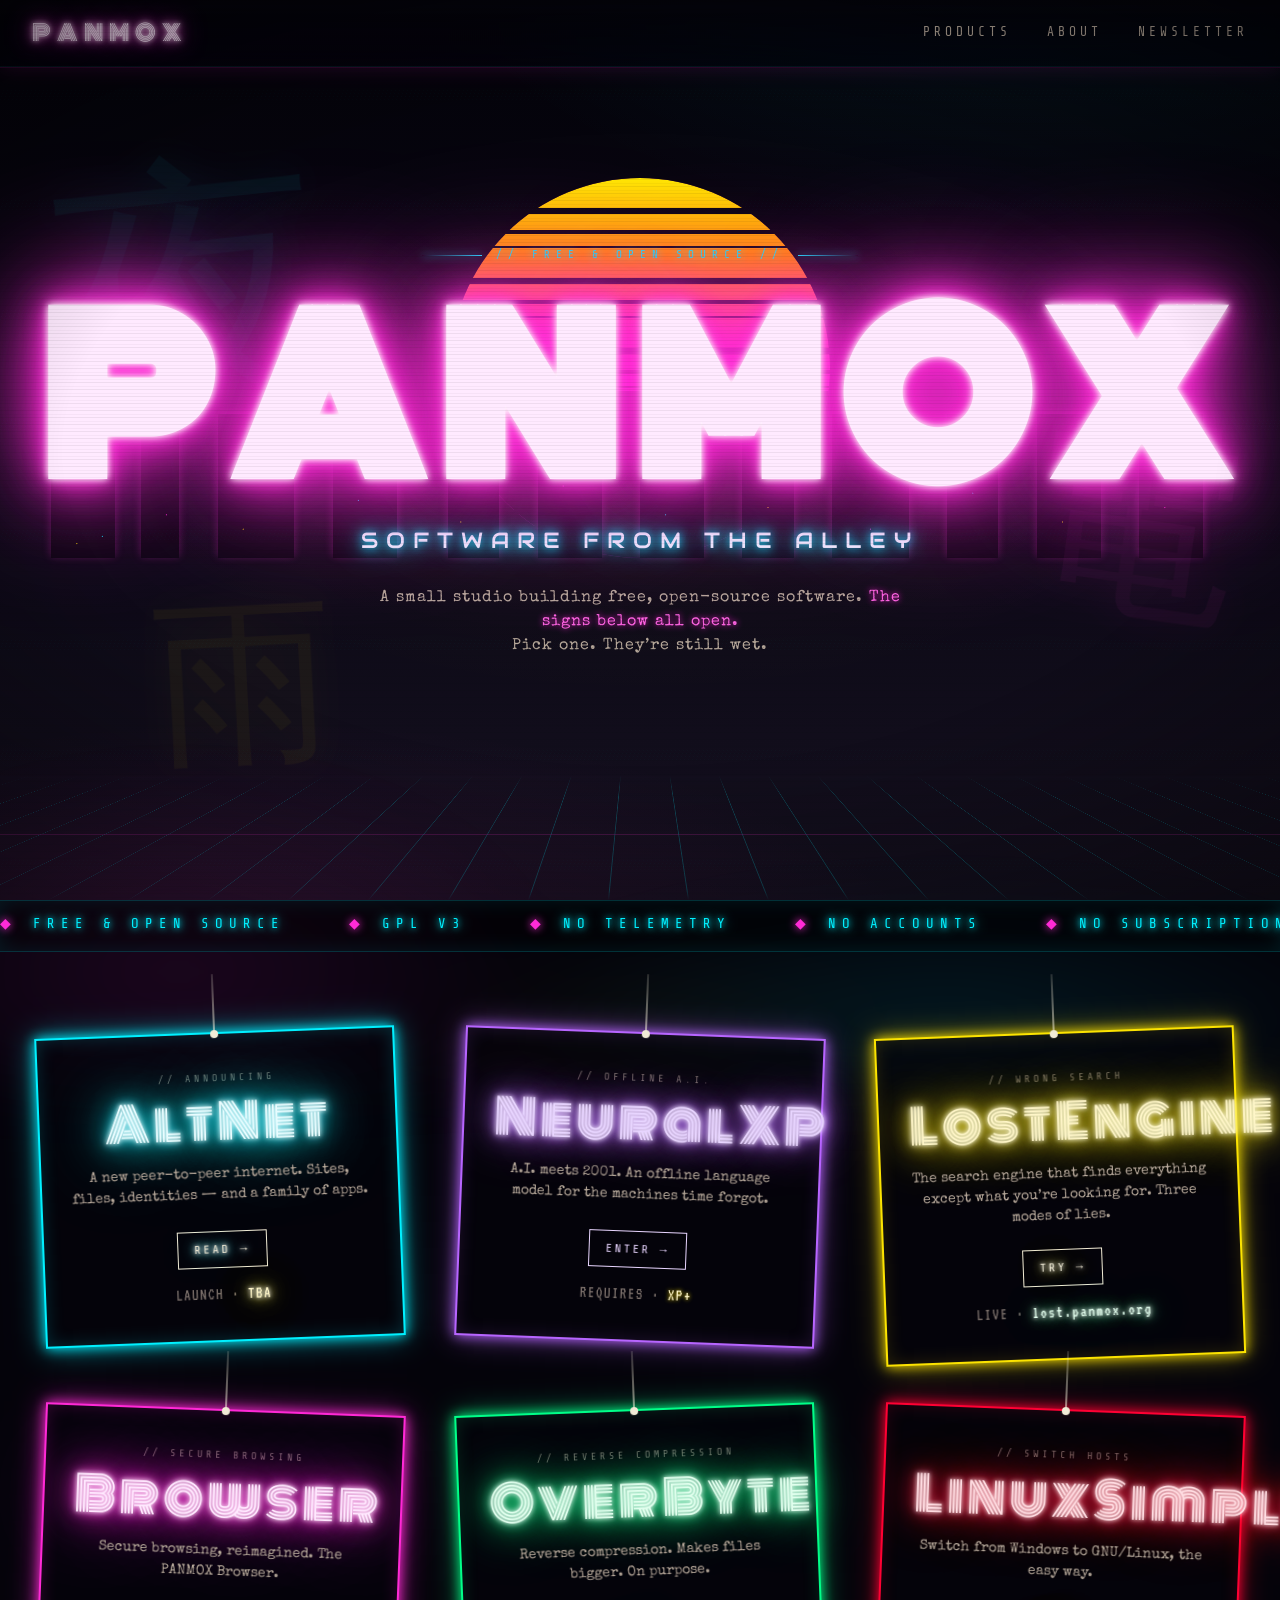
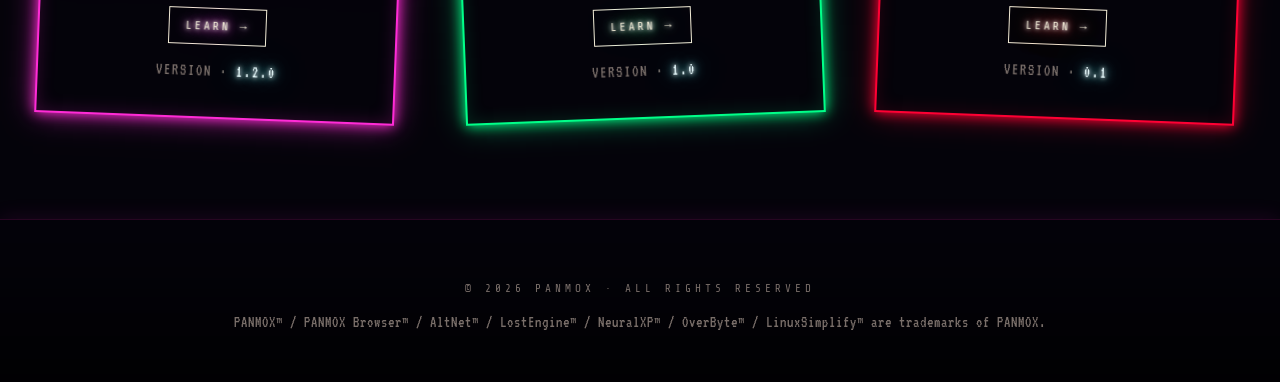
<file: index.html>
<!DOCTYPE html>
<html lang="en">
<head>
<meta charset="UTF-8">
<meta name="viewport" content="width=device-width, initial-scale=1.0">
<link rel="icon" type="image/jpeg" href="assets/favicon.jpg">
<link rel="apple-touch-icon" href="assets/favicon.jpg">
<meta name="description" content="PANMOX // Neon edition. Free, open-source software from a rain-slicked alley.">
<title>PANMOX // NEON</title>
<link rel="stylesheet" href="style.css">
</head>
<body>

<!-- Atmosphere layers -->
<div class="sun"></div>
<div class="skyline"></div>
<div class="grid-floor"></div>
<div class="rain"></div>
<div class="fog"></div>
<div class="steam s1"></div>
<div class="steam s2"></div>
<div class="steam s3"></div>
<div class="spotlight"></div>
<div class="vhs"></div>
<div class="scanlines"></div>
<div class="vignette"></div>

<!-- Floating decorative kanji -->
<div class="kanji k1">夜</div>
<div class="kanji k2">電</div>
<div class="kanji k3">雨</div>

<!-- ─── NAV ─── -->
<nav>
  <div class="nav-inner">
    <a href="index.html" class="nav-logo">PANMOX</a>
    <ul class="nav-links">
      <li><button id="productsBtn">Products</button></li>
      <li><a href="about.html">About</a></li>
      <li><a href="#" id="navNlBtn">Newsletter</a></li>
    </ul>
  </div>
</nav>

<div class="nav-dropdown-overlay" id="dropdownOverlay"></div>
<div class="nav-dropdown" id="productsDropdown">
  <div class="nav-dropdown-inner">
    <h4>// EXPLORE SIGNAGE</h4>
    <ul>
      <li><a href="altnet.html"        class="dd-cyan">AltNet</a></li>
      <li><a href="neuralxp.html"      class="dd-violet">NeuralXP</a></li>
      <li><a href="lostengine.html"    class="dd-acid">LostEngine</a></li>
      <li><a href="browser.html"       class="dd-magenta">PANMOX Browser</a></li>
      <li><a href="overbyte.html"      class="dd-jade">OverByte</a></li>
      <li><a href="linuxsimplify.html" class="dd-blood">LinuxSimplify</a></li>
    </ul>
  </div>
</div>

<!-- ─── HERO ─── -->
<section class="hero">
  <div class="hero-stamp">// FREE &amp; OPEN SOURCE //</div>
  <h1 class="hero-brand neon-magenta flicker-magenta">PANMOX</h1>
  <div class="hero-tag neon-cyan flicker-cyan">SOFTWARE FROM THE ALLEY</div>
  <p class="hero-sub">A small studio building free, open-source software. <em>The signs below all open.</em><br>Pick one. They&rsquo;re still wet.</p>
</section>

<!-- ─── MARQUEE TICKER ─── -->
<div class="marquee">
  <div class="marquee-track">
    <span>FREE &amp; OPEN SOURCE</span>
    <span>GPL v3</span>
    <span>NO TELEMETRY</span>
    <span>NO ACCOUNTS</span>
    <span>NO SUBSCRIPTIONS</span>
    <span>SOFTWARE FROM THE ALLEY</span>
    <span>SIGNAL CLEAR</span>
    <span>NEON BURNS ALL NIGHT</span>
    <span>PANMOX.ORG</span>
    <span>FREE &amp; OPEN SOURCE</span>
    <span>GPL v3</span>
    <span>NO TELEMETRY</span>
    <span>NO ACCOUNTS</span>
    <span>NO SUBSCRIPTIONS</span>
    <span>SOFTWARE FROM THE ALLEY</span>
    <span>SIGNAL CLEAR</span>
    <span>NEON BURNS ALL NIGHT</span>
    <span>PANMOX.ORG</span>
  </div>
</div>

<!-- ─── SIGN ROW (hanging neon products) ─── -->
<div class="sign-row">

  <!-- AltNet -->
  <a href="altnet.html" class="sign s-cyan sign-tilt-l">
    <div class="sign-kicker">// ANNOUNCING</div>
    <div class="sign-name neon-cyan flicker-cyan">AltNet</div>
    <p class="sign-tag">A new peer-to-peer internet. Sites, files, identities &mdash; and a family of apps.</p>
    <span class="sign-cta neon-cyan">READ &rarr;</span>
    <div class="sign-meta">LAUNCH &middot; <span class="neon-acid">TBA</span></div>
  </a>

  <!-- NeuralXP -->
  <a href="neuralxp.html" class="sign s-violet sign-tilt-r">
    <div class="sign-kicker">// OFFLINE A.I.</div>
    <div class="sign-name" style="color:#e8d5ff; text-shadow: 0 0 4px #fff, 0 0 8px #d5b8ff, 0 0 14px #b765ff, 0 0 28px #b765ff, 0 0 50px #b765ff;">NeuralXP</div>
    <p class="sign-tag">A.I. meets 2001. An offline language model for the machines time forgot.</p>
    <span class="sign-cta" style="color:#e8d5ff;">ENTER &rarr;</span>
    <div class="sign-meta">REQUIRES &middot; <span style="color:#fff6c8; text-shadow:0 0 4px var(--acid);">XP+</span></div>
  </a>

  <!-- LostEngine -->
  <a href="lostengine.html" class="sign s-acid sign-tilt-l">
    <div class="sign-kicker">// WRONG SEARCH</div>
    <div class="sign-name neon-acid flicker-acid">LostEngine</div>
    <p class="sign-tag">The search engine that finds everything except what you&rsquo;re looking for. Three modes of lies.</p>
    <span class="sign-cta neon-acid">TRY &rarr;</span>
    <div class="sign-meta">LIVE &middot; <span class="neon-jade">lost.panmox.org</span></div>
  </a>

  <!-- PANMOX Browser -->
  <a href="browser.html" class="sign s-magenta sign-tilt-r">
    <div class="sign-kicker">// SECURE BROWSING</div>
    <div class="sign-name neon-magenta flicker-magenta">Browser</div>
    <p class="sign-tag">Secure browsing, reimagined. The PANMOX Browser.</p>
    <span class="sign-cta neon-magenta">LEARN &rarr;</span>
    <div class="sign-meta">VERSION &middot; <span class="neon-cyan">1.2.0</span></div>
  </a>

  <!-- OverByte -->
  <a href="overbyte.html" class="sign s-jade sign-tilt-l">
    <div class="sign-kicker">// REVERSE COMPRESSION</div>
    <div class="sign-name neon-jade flicker-jade">OverByte</div>
    <p class="sign-tag">Reverse compression. Makes files bigger. On purpose.</p>
    <span class="sign-cta neon-jade">LEARN &rarr;</span>
    <div class="sign-meta">VERSION &middot; <span class="neon-cyan">1.0</span></div>
  </a>

  <!-- LinuxSimplify -->
  <a href="linuxsimplify.html" class="sign s-blood sign-tilt-r">
    <div class="sign-kicker">// SWITCH HOSTS</div>
    <div class="sign-name neon-blood flicker-blood">LinuxSimplify</div>
    <p class="sign-tag">Switch from Windows to GNU/Linux, the easy way.</p>
    <span class="sign-cta neon-blood">LEARN &rarr;</span>
    <div class="sign-meta">VERSION &middot; <span class="neon-cyan">0.1</span></div>
  </a>

</div>

<!-- ─── NEWSLETTER MODAL ─── -->
<div class="nl-overlay" id="nlOverlay">
  <div class="nl-box">
    <button class="nl-close">&times;</button>
    <div id="nlContent">
      <h4>STAY TUNED</h4>
      <p>// One transmission when something ships. Nothing else.</p>
      <div class="nl-form">
        <input type="email" id="nlEmail" placeholder="your@email.com">
        <button onclick="window._neonSub()">Subscribe</button>
      </div>
    </div>
  </div>
</div>

<!-- ─── FOOTER ─── -->
<footer>
  <div class="ftxt">&copy; 2026 PANMOX &middot; ALL RIGHTS RESERVED</div>
  <div class="ftm">PANMOX&trade; / PANMOX Browser&trade; / AltNet&trade; / LostEngine&trade; / NeuralXP&trade; / OverByte&trade; / LinuxSimplify&trade; are trademarks of PANMOX.</div>
</footer>

<script src="neon.js"></script>
</body>
</html>
</file>
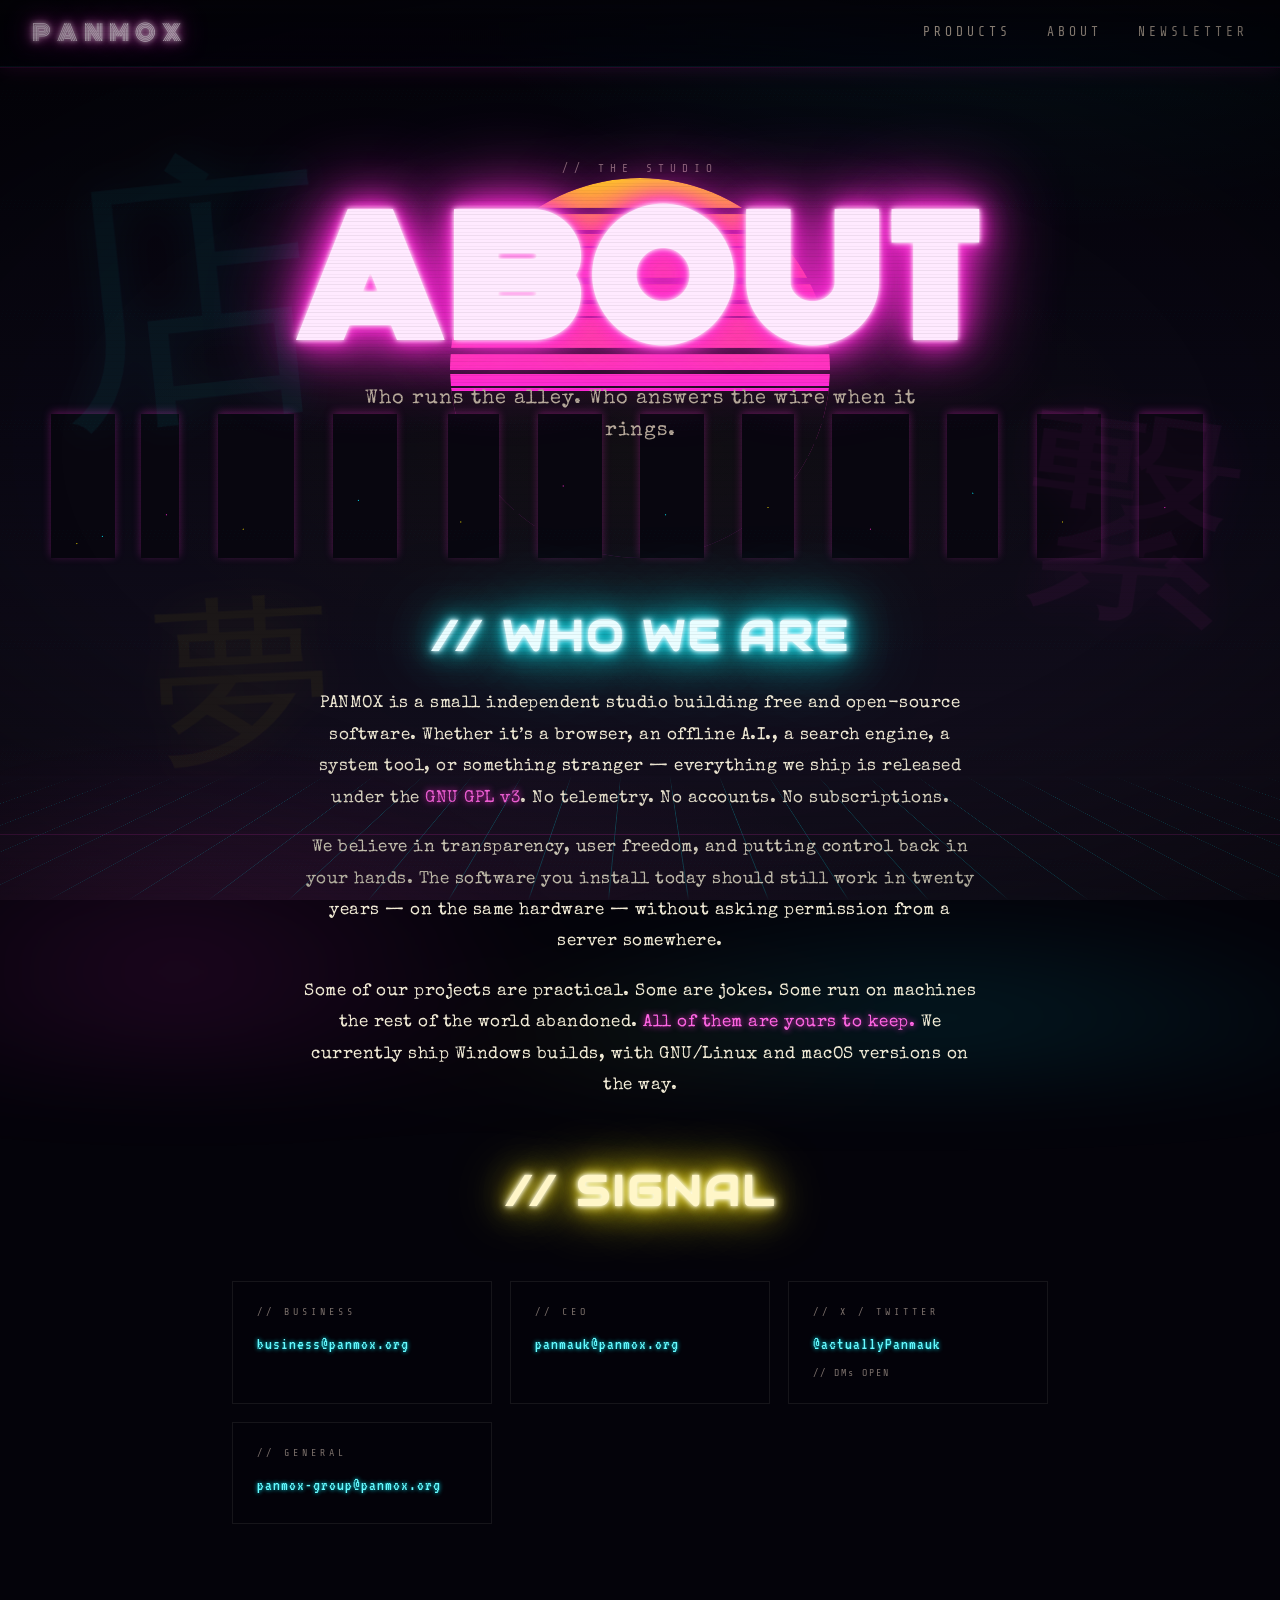
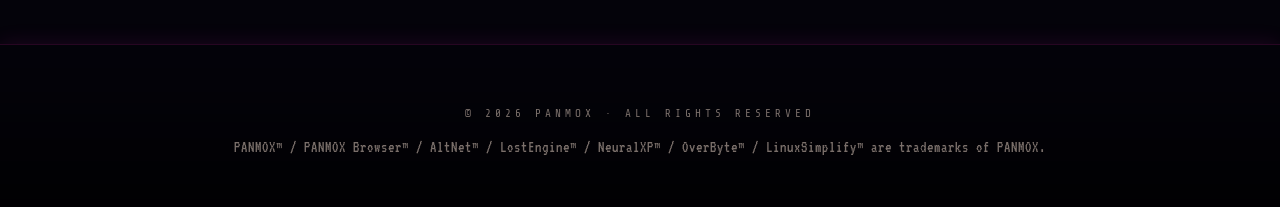
<file: about.html>
<!DOCTYPE html>
<html lang="en">
<head>
<meta charset="UTF-8">
<meta name="viewport" content="width=device-width, initial-scale=1.0">
<link rel="icon" type="image/jpeg" href="assets/favicon.jpg">
<link rel="apple-touch-icon" href="assets/favicon.jpg">
<meta name="description" content="ABOUT // PANMOX NEON — who runs the alley.">
<title>ABOUT // PANMOX NEON</title>
<link rel="stylesheet" href="style.css">
<style>
  .contact-grid {
    display: grid;
    grid-template-columns: repeat(auto-fit, minmax(240px, 1fr));
    gap: 18px;
    margin: 56px auto 0;
    max-width: 880px;
  }
  .contact-card {
    border: 1px solid var(--rule);
    padding: 22px 24px;
    background: rgba(4,3,10,.55);
    transition: border-color .3s, box-shadow .3s, transform .3s;
  }
  .contact-card:hover {
    border-color: var(--cyan);
    box-shadow: 0 0 12px rgba(0,240,255,.3);
    transform: translateY(-3px);
  }
  .contact-card .lbl {
    font-family: var(--mono);
    font-size: 10px;
    letter-spacing: 4px;
    text-transform: uppercase;
    color: var(--paper-mute);
    margin-bottom: 10px;
  }
  .contact-card a {
    font-family: var(--vt);
    font-size: 17px;
    letter-spacing: 1px;
    color: var(--cyan-h);
    text-decoration: none;
    text-shadow: 0 0 4px var(--cyan);
    transition: text-shadow .25s;
    word-break: break-all;
  }
  .contact-card a:hover { text-shadow: 0 0 8px var(--cyan), 0 0 18px var(--cyan); }
  .contact-card .note {
    margin-top: 6px;
    font-family: var(--mono);
    font-size: 10px;
    letter-spacing: 2px;
    color: var(--paper-mute);
  }
</style>
</head>
<body>

<div class="sun"></div>
<div class="skyline"></div>
<div class="grid-floor"></div>
<div class="rain"></div>
<div class="fog"></div>
<div class="steam s1"></div>
<div class="steam s2"></div>
<div class="steam s3"></div>
<div class="spotlight"></div>
<div class="vhs"></div>
<div class="scanlines"></div>
<div class="vignette"></div>

<div class="kanji k1">店</div>
<div class="kanji k2">繋</div>
<div class="kanji k3">夢</div>

<nav>
  <div class="nav-inner">
    <a href="index.html" class="nav-logo">PANMOX</a>
    <ul class="nav-links">
      <li><button id="productsBtn">Products</button></li>
      <li><a href="about.html">About</a></li>
      <li><a href="#" id="navNlBtn">Newsletter</a></li>
    </ul>
  </div>
</nav>

<div class="nav-dropdown-overlay" id="dropdownOverlay"></div>
<div class="nav-dropdown" id="productsDropdown">
  <div class="nav-dropdown-inner">
    <h4>// EXPLORE SIGNAGE</h4>
    <ul>
      <li><a href="altnet.html"        class="dd-cyan">AltNet</a></li>
      <li><a href="neuralxp.html"      class="dd-violet">NeuralXP</a></li>
      <li><a href="lostengine.html"    class="dd-acid">LostEngine</a></li>
      <li><a href="browser.html"       class="dd-magenta">PANMOX Browser</a></li>
      <li><a href="overbyte.html"      class="dd-jade">OverByte</a></li>
      <li><a href="linuxsimplify.html" class="dd-blood">LinuxSimplify</a></li>
    </ul>
  </div>
</div>

<section class="page-hero">
  <div class="page-hero-kicker">// THE STUDIO</div>
  <h1 class="page-hero-name neon-magenta flicker-magenta">ABOUT</h1>
  <p class="page-hero-tag">Who runs the alley. Who answers the wire when it rings.</p>
</section>

<div class="content">

  <h2 class="neon-cyan">// WHO WE ARE</h2>
  <p>PANMOX is a small independent studio building free and open-source software. Whether it&rsquo;s a browser, an offline A.I., a search engine, a system tool, or something stranger &mdash; everything we ship is released under the <em>GNU GPL v3</em>. No telemetry. No accounts. No subscriptions.</p>
  <p>We believe in transparency, user freedom, and putting control back in your hands. The software you install today should still work in twenty years &mdash; on the same hardware &mdash; without asking permission from a server somewhere.</p>
  <p>Some of our projects are practical. Some are jokes. Some run on machines the rest of the world abandoned. <em>All of them are yours to keep.</em> We currently ship Windows builds, with GNU/Linux and macOS versions on the way.</p>

  <h2 class="neon-acid flicker-acid">// SIGNAL</h2>
  <div class="contact-grid">
    <div class="contact-card">
      <div class="lbl">// BUSINESS</div>
      <a href="mailto:business@panmox.org">business@panmox.org</a>
    </div>
    <div class="contact-card">
      <div class="lbl">// CEO</div>
      <a href="mailto:panmauk@panmox.org">panmauk@panmox.org</a>
    </div>
    <div class="contact-card">
      <div class="lbl">// X / TWITTER</div>
      <a href="https://x.com/actuallyPanmauk" target="_blank" rel="noopener">@actuallyPanmauk</a>
      <div class="note">// DMs OPEN</div>
    </div>
    <div class="contact-card">
      <div class="lbl">// GENERAL</div>
      <a href="mailto:panmox-group@panmox.org">panmox-group@panmox.org</a>
    </div>
  </div>

</div>

<div class="nl-overlay" id="nlOverlay">
  <div class="nl-box">
    <button class="nl-close">&times;</button>
    <div id="nlContent"></div>
  </div>
</div>

<footer>
  <div class="ftxt">&copy; 2026 PANMOX &middot; ALL RIGHTS RESERVED</div>
  <div class="ftm">PANMOX&trade; / PANMOX Browser&trade; / AltNet&trade; / LostEngine&trade; / NeuralXP&trade; / OverByte&trade; / LinuxSimplify&trade; are trademarks of PANMOX.</div>
</footer>

<script src="neon.js"></script>
</body>
</html>
</file>
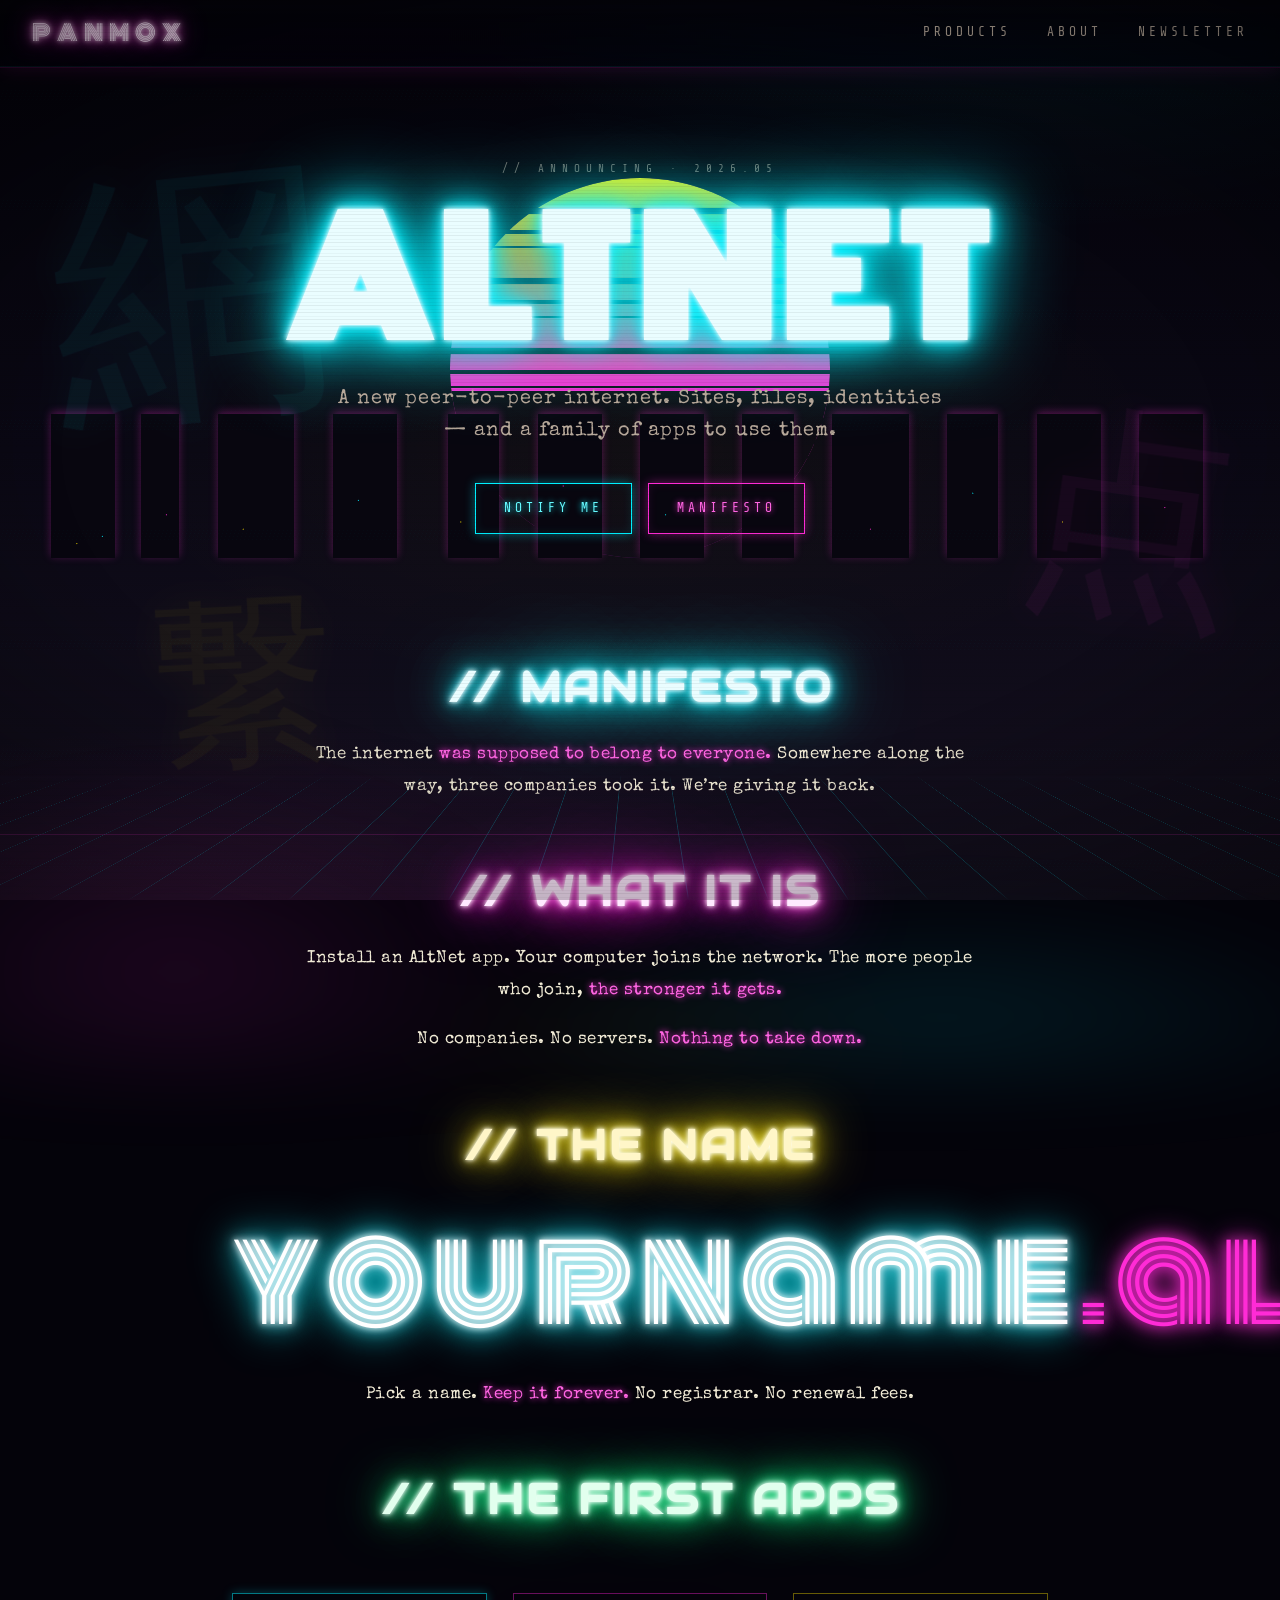
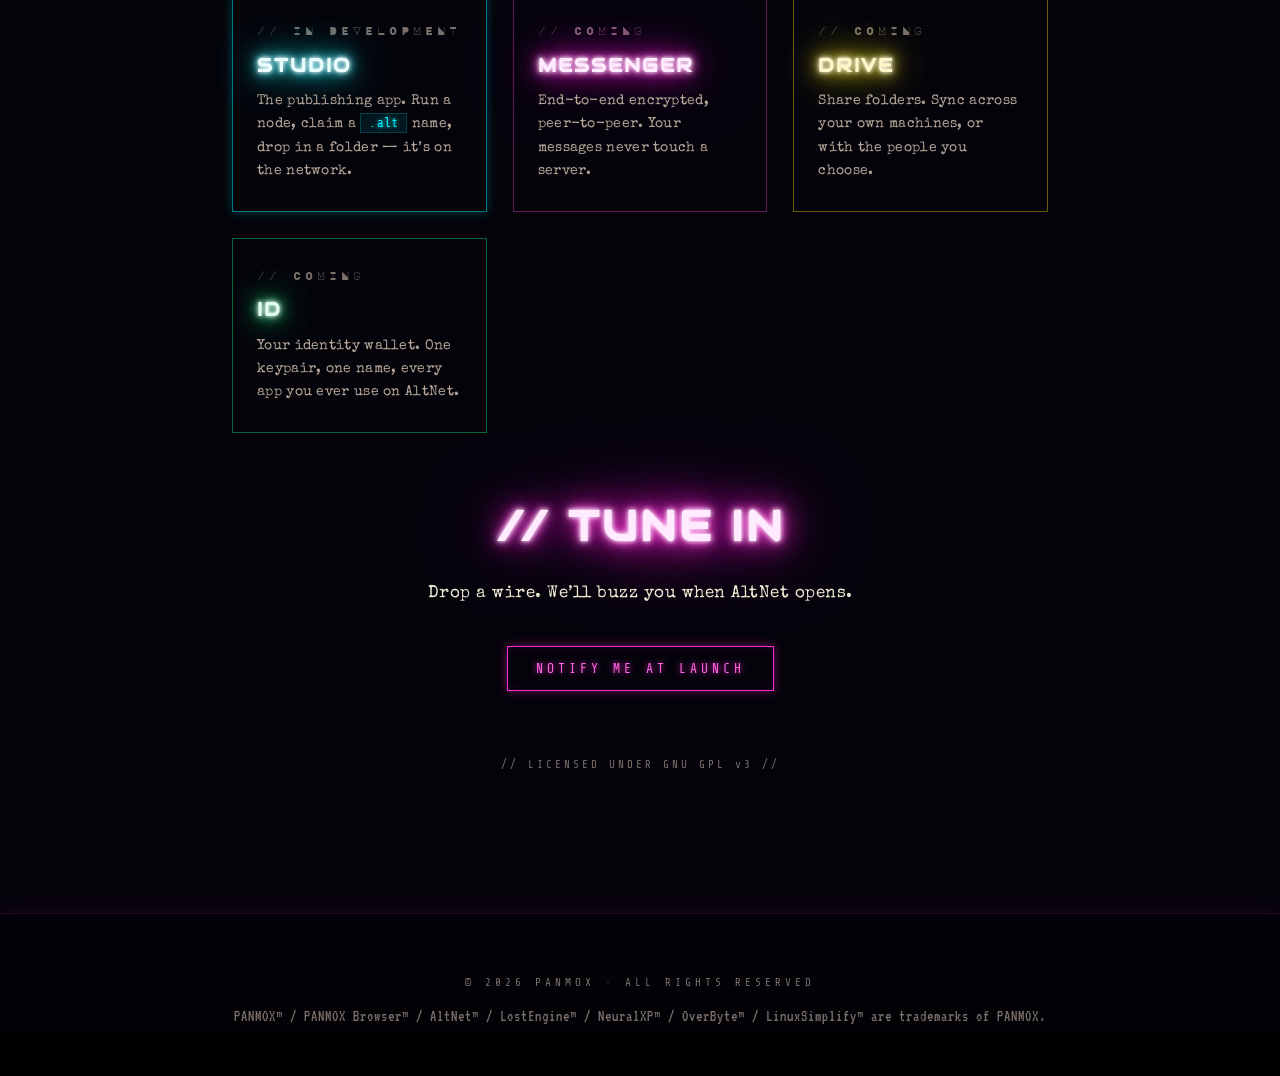
<file: altnet.html>
<!DOCTYPE html>
<html lang="en">
<head>
<meta charset="UTF-8">
<meta name="viewport" content="width=device-width, initial-scale=1.0">
<link rel="icon" type="image/jpeg" href="assets/favicon.jpg">
<link rel="apple-touch-icon" href="assets/favicon.jpg">
<meta name="description" content="ALTNET // A peer-to-peer alternative internet. Launch date to be announced.">
<title>ALTNET // NEON</title>
<link rel="stylesheet" href="style.css">
</head>
<body>

<div class="sun"></div>
<div class="skyline"></div>
<div class="grid-floor"></div>
<div class="rain"></div>
<div class="fog"></div>
<div class="steam s1"></div>
<div class="steam s2"></div>
<div class="steam s3"></div>
<div class="spotlight"></div>
<div class="vhs"></div>
<div class="scanlines"></div>
<div class="vignette"></div>

<div class="kanji k1">網</div>
<div class="kanji k2">点</div>
<div class="kanji k3">繋</div>

<nav>
  <div class="nav-inner">
    <a href="index.html" class="nav-logo">PANMOX</a>
    <ul class="nav-links">
      <li><button id="productsBtn">Products</button></li>
      <li><a href="about.html">About</a></li>
      <li><a href="#" id="navNlBtn">Newsletter</a></li>
    </ul>
  </div>
</nav>

<div class="nav-dropdown-overlay" id="dropdownOverlay"></div>
<div class="nav-dropdown" id="productsDropdown">
  <div class="nav-dropdown-inner">
    <h4>// EXPLORE SIGNAGE</h4>
    <ul>
      <li><a href="altnet.html"        class="dd-cyan">AltNet</a></li>
      <li><a href="neuralxp.html"      class="dd-violet">NeuralXP</a></li>
      <li><a href="lostengine.html"    class="dd-acid">LostEngine</a></li>
      <li><a href="browser.html"       class="dd-magenta">PANMOX Browser</a></li>
      <li><a href="overbyte.html"      class="dd-jade">OverByte</a></li>
      <li><a href="linuxsimplify.html" class="dd-blood">LinuxSimplify</a></li>
    </ul>
  </div>
</div>

<section class="page-hero">
  <div class="page-hero-kicker">// ANNOUNCING &middot; 2026.05</div>
  <h1 class="page-hero-name neon-cyan flicker-cyan">ALTNET</h1>
  <p class="page-hero-tag">A new peer-to-peer internet. Sites, files, identities &mdash; and a family of apps to use them.</p>
  <div class="btn-row">
    <a href="#notify" class="btn btn-cyan">NOTIFY ME</a>
    <a href="#manifesto" class="btn btn-magenta">MANIFESTO</a>
  </div>
</section>

<div class="content">

  <h2 class="neon-cyan" id="manifesto">// MANIFESTO</h2>
  <p>The internet <em>was supposed to belong to everyone.</em> Somewhere along the way, three companies took it. We&rsquo;re giving it back.</p>

  <h2 class="neon-magenta flicker-magenta">// WHAT IT IS</h2>
  <p>Install an AltNet app. Your computer joins the network. The more people who join, <em>the stronger it gets.</em></p>
  <p>No companies. No servers. <em>Nothing to take down.</em></p>

  <h2 class="neon-acid">// THE NAME</h2>
  <p style="font-family:var(--sign); font-size:clamp(48px, 10vw, 120px); letter-spacing:6px; line-height:1; color:#fff; text-shadow: 0 0 6px #fff, 0 0 14px #aef0ff, 0 0 28px var(--cyan), 0 0 50px var(--cyan); margin:40px 0;">
    yourname<span style="color:var(--magenta); text-shadow: 0 0 14px var(--magenta), 0 0 28px var(--magenta);">.alt</span>
  </p>
  <p>Pick a name. <em>Keep it forever.</em> No registrar. No renewal fees.</p>

  <h2 class="neon-jade">// THE FIRST APPS</h2>
  <div class="feature-row">
    <div class="feature" style="color: var(--cyan); border-color: rgba(0,240,255,.5); box-shadow: 0 0 10px rgba(0,240,255,.25);">
      <span class="feat-num">// IN DEVELOPMENT</span>
      <h3 class="neon-cyan">Studio</h3>
      <p>The publishing app. Run a node, claim a <span class="codespan">.alt</span> name, drop in a folder &mdash; it&rsquo;s on the network.</p>
    </div>
    <div class="feature" style="color: var(--magenta); border-color: rgba(255,43,214,.4);">
      <span class="feat-num">// COMING</span>
      <h3 class="neon-magenta">Messenger</h3>
      <p>End-to-end encrypted, peer-to-peer. Your messages never touch a server.</p>
    </div>
    <div class="feature" style="color: var(--acid); border-color: rgba(252,227,0,.4);">
      <span class="feat-num">// COMING</span>
      <h3 class="neon-acid">Drive</h3>
      <p>Share folders. Sync across your own machines, or with the people you choose.</p>
    </div>
    <div class="feature" style="color: var(--jade); border-color: rgba(0,255,136,.4);">
      <span class="feat-num">// COMING</span>
      <h3 class="neon-jade">ID</h3>
      <p>Your identity wallet. One keypair, one name, every app you ever use on AltNet.</p>
    </div>
  </div>

  <h2 class="neon-magenta" id="notify">// TUNE IN</h2>
  <p>Drop a wire. We&rsquo;ll buzz you when AltNet opens.</p>
  <div class="btn-row" style="margin-top:36px;">
    <button class="btn btn-magenta" onclick="document.getElementById('navNlBtn').click()">NOTIFY ME AT LAUNCH</button>
  </div>

  <p style="margin-top:64px; font-family:var(--mono); font-size:11px; letter-spacing:3px; color:var(--paper-mute);">// LICENSED UNDER GNU GPL v3 //</p>

</div>

<div class="nl-overlay" id="nlOverlay">
  <div class="nl-box">
    <button class="nl-close">&times;</button>
    <div id="nlContent"></div>
  </div>
</div>

<footer>
  <div class="ftxt">&copy; 2026 PANMOX &middot; ALL RIGHTS RESERVED</div>
  <div class="ftm">PANMOX&trade; / PANMOX Browser&trade; / AltNet&trade; / LostEngine&trade; / NeuralXP&trade; / OverByte&trade; / LinuxSimplify&trade; are trademarks of PANMOX.</div>
</footer>

<script src="neon.js"></script>
</body>
</html>
</file>
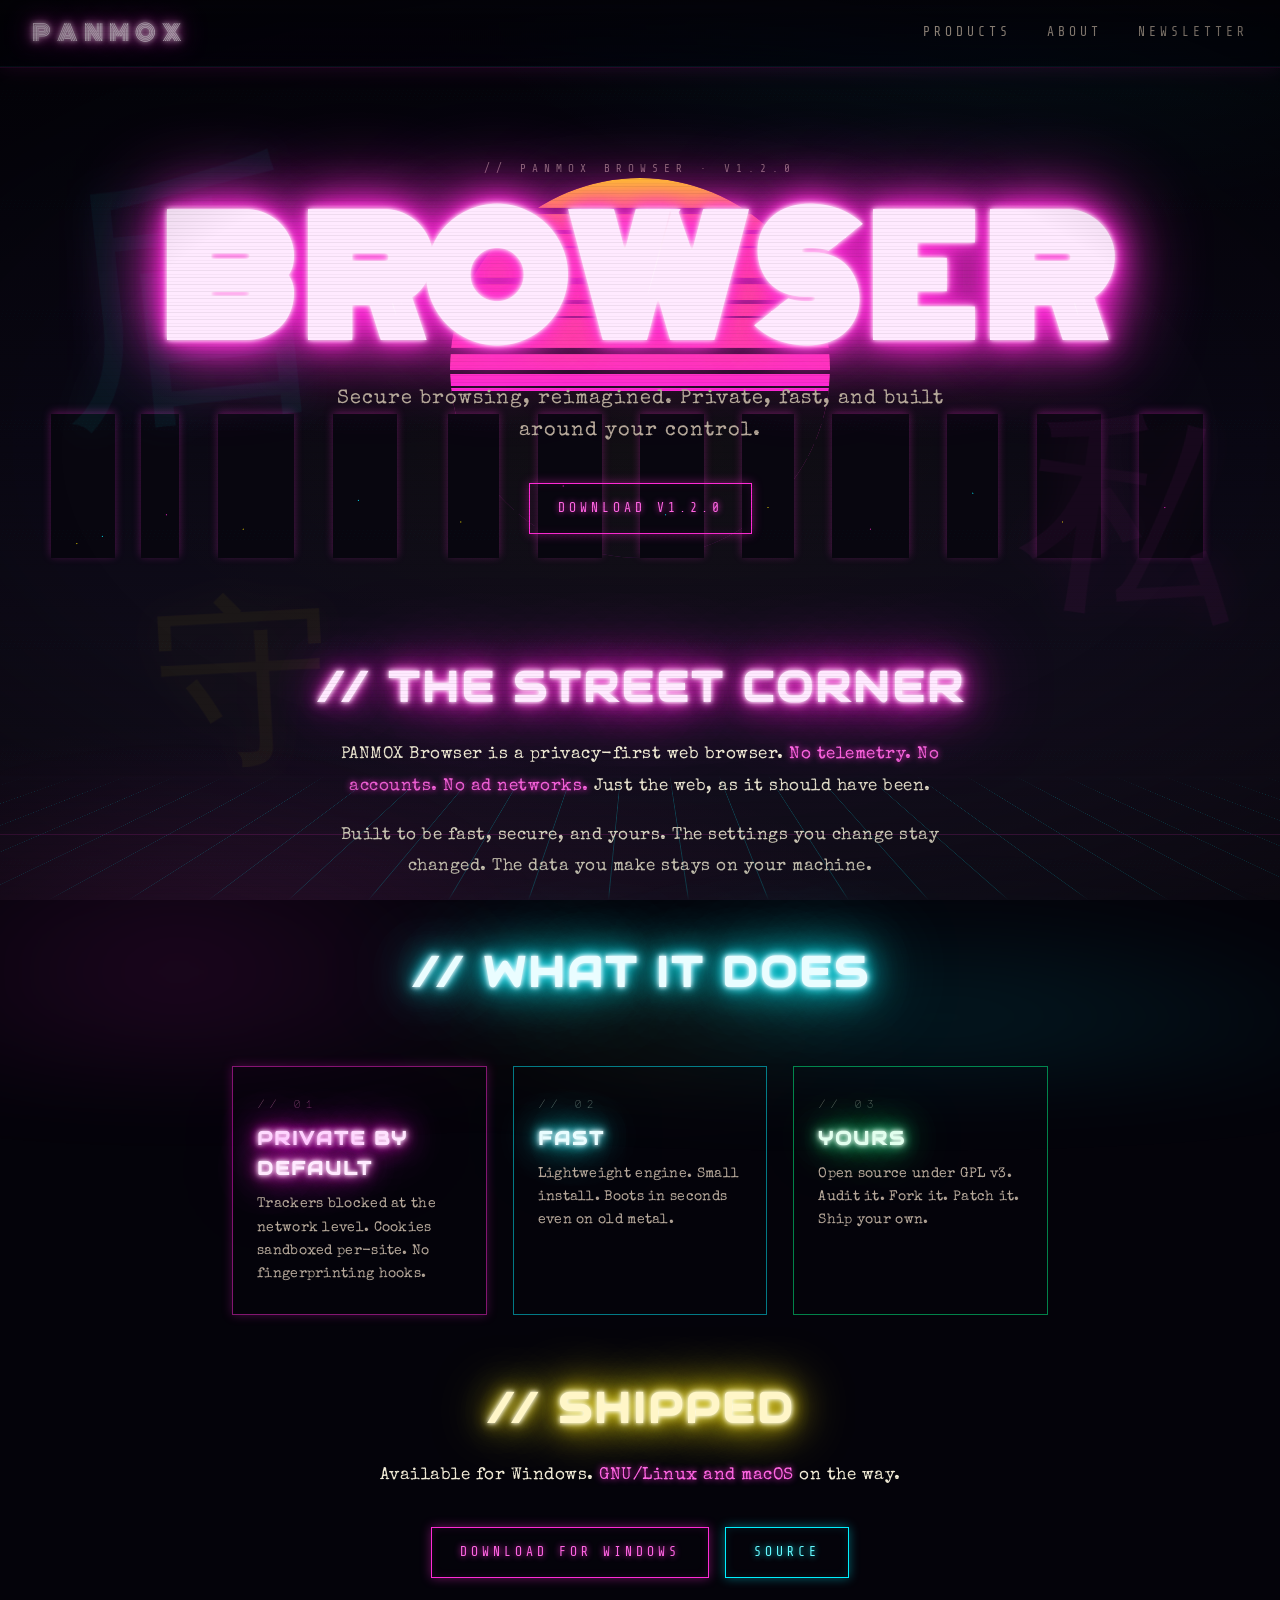
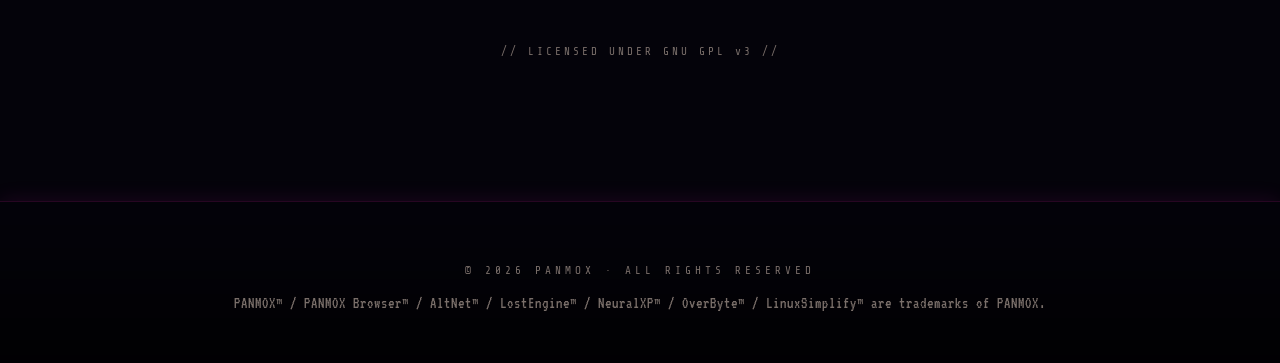
<file: browser.html>
<!DOCTYPE html>
<html lang="en">
<head>
<meta charset="UTF-8">
<meta name="viewport" content="width=device-width, initial-scale=1.0">
<link rel="icon" type="image/jpeg" href="assets/favicon.jpg">
<link rel="apple-touch-icon" href="assets/favicon.jpg">
<meta name="description" content="PANMOX BROWSER // Secure browsing, reimagined.">
<title>BROWSER // NEON</title>
<link rel="stylesheet" href="style.css">
</head>
<body>

<div class="sun"></div>
<div class="skyline"></div>
<div class="grid-floor"></div>
<div class="rain"></div>
<div class="fog"></div>
<div class="steam s1"></div>
<div class="steam s2"></div>
<div class="steam s3"></div>
<div class="spotlight"></div>
<div class="vhs"></div>
<div class="scanlines"></div>
<div class="vignette"></div>

<div class="kanji k1">盾</div>
<div class="kanji k2">私</div>
<div class="kanji k3">守</div>

<nav>
  <div class="nav-inner">
    <a href="index.html" class="nav-logo">PANMOX</a>
    <ul class="nav-links">
      <li><button id="productsBtn">Products</button></li>
      <li><a href="about.html">About</a></li>
      <li><a href="#" id="navNlBtn">Newsletter</a></li>
    </ul>
  </div>
</nav>

<div class="nav-dropdown-overlay" id="dropdownOverlay"></div>
<div class="nav-dropdown" id="productsDropdown">
  <div class="nav-dropdown-inner">
    <h4>// EXPLORE SIGNAGE</h4>
    <ul>
      <li><a href="altnet.html"        class="dd-cyan">AltNet</a></li>
      <li><a href="neuralxp.html"      class="dd-violet">NeuralXP</a></li>
      <li><a href="lostengine.html"    class="dd-acid">LostEngine</a></li>
      <li><a href="browser.html"       class="dd-magenta">PANMOX Browser</a></li>
      <li><a href="overbyte.html"      class="dd-jade">OverByte</a></li>
      <li><a href="linuxsimplify.html" class="dd-blood">LinuxSimplify</a></li>
    </ul>
  </div>
</div>

<section class="page-hero">
  <div class="page-hero-kicker">// PANMOX BROWSER &middot; v1.2.0</div>
  <h1 class="page-hero-name neon-magenta flicker-magenta">BROWSER</h1>
  <p class="page-hero-tag">Secure browsing, reimagined. Private, fast, and built around your control.</p>
  <div class="btn-row">
    <a href="https://github.com/panmauk/panmox.org/releases/download/v1.2.0/PANMOX.Browser.Setup.1.2.0.exe" class="btn btn-magenta">DOWNLOAD v1.2.0</a>
  </div>
</section>

<div class="content">

  <h2 class="neon-magenta">// THE STREET CORNER</h2>
  <p>PANMOX Browser is a privacy-first web browser. <em>No telemetry. No accounts. No ad networks.</em> Just the web, as it should have been.</p>
  <p>Built to be fast, secure, and yours. The settings you change stay changed. The data you make stays on your machine.</p>

  <h2 class="neon-cyan flicker-cyan">// WHAT IT DOES</h2>
  <div class="feature-row">
    <div class="feature" style="color: var(--magenta); border-color: rgba(255,43,214,.5); box-shadow: 0 0 10px rgba(255,43,214,.25);">
      <span class="feat-num">// 01</span>
      <h3 class="neon-magenta">PRIVATE BY DEFAULT</h3>
      <p>Trackers blocked at the network level. Cookies sandboxed per-site. No fingerprinting hooks.</p>
    </div>
    <div class="feature" style="color: var(--cyan); border-color: rgba(0,240,255,.5);">
      <span class="feat-num">// 02</span>
      <h3 class="neon-cyan">FAST</h3>
      <p>Lightweight engine. Small install. Boots in seconds even on old metal.</p>
    </div>
    <div class="feature" style="color: var(--jade); border-color: rgba(0,255,136,.5);">
      <span class="feat-num">// 03</span>
      <h3 class="neon-jade">YOURS</h3>
      <p>Open source under GPL v3. Audit it. Fork it. Patch it. Ship your own.</p>
    </div>
  </div>

  <h2 class="neon-acid">// SHIPPED</h2>
  <p>Available for Windows. <em>GNU/Linux and macOS</em> on the way.</p>
  <div class="btn-row" style="margin-top:36px;">
    <a href="https://github.com/panmauk/panmox.org/releases/download/v1.2.0/PANMOX.Browser.Setup.1.2.0.exe" class="btn btn-magenta">DOWNLOAD FOR WINDOWS</a>
    <a href="https://github.com/panmauk/panmox.org" target="_blank" rel="noopener" class="btn btn-cyan">SOURCE</a>
  </div>
  <p style="margin-top:64px; font-family:var(--mono); font-size:11px; letter-spacing:3px; color:var(--paper-mute);">// LICENSED UNDER GNU GPL v3 //</p>

</div>

<div class="nl-overlay" id="nlOverlay">
  <div class="nl-box">
    <button class="nl-close">&times;</button>
    <div id="nlContent"></div>
  </div>
</div>

<footer>
  <div class="ftxt">&copy; 2026 PANMOX &middot; ALL RIGHTS RESERVED</div>
  <div class="ftm">PANMOX&trade; / PANMOX Browser&trade; / AltNet&trade; / LostEngine&trade; / NeuralXP&trade; / OverByte&trade; / LinuxSimplify&trade; are trademarks of PANMOX.</div>
</footer>

<script src="neon.js"></script>
</body>
</html>
</file>
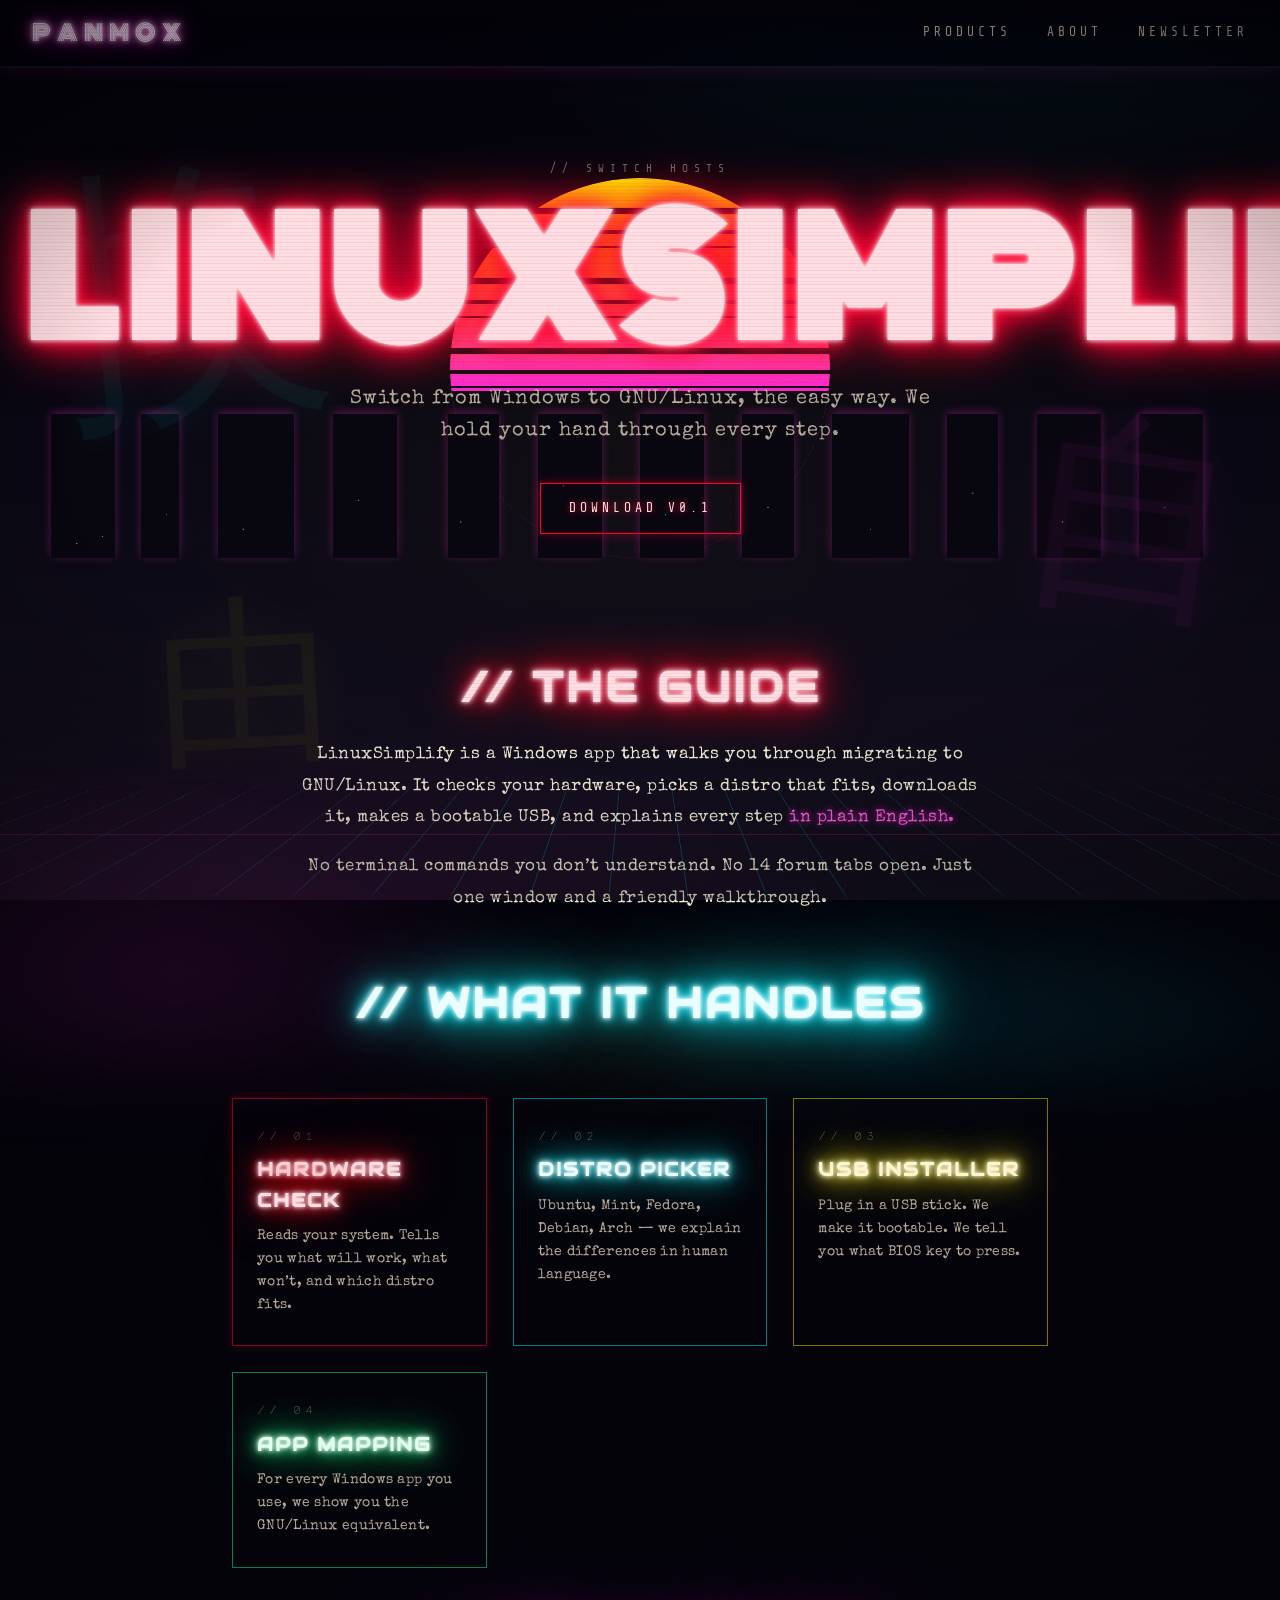
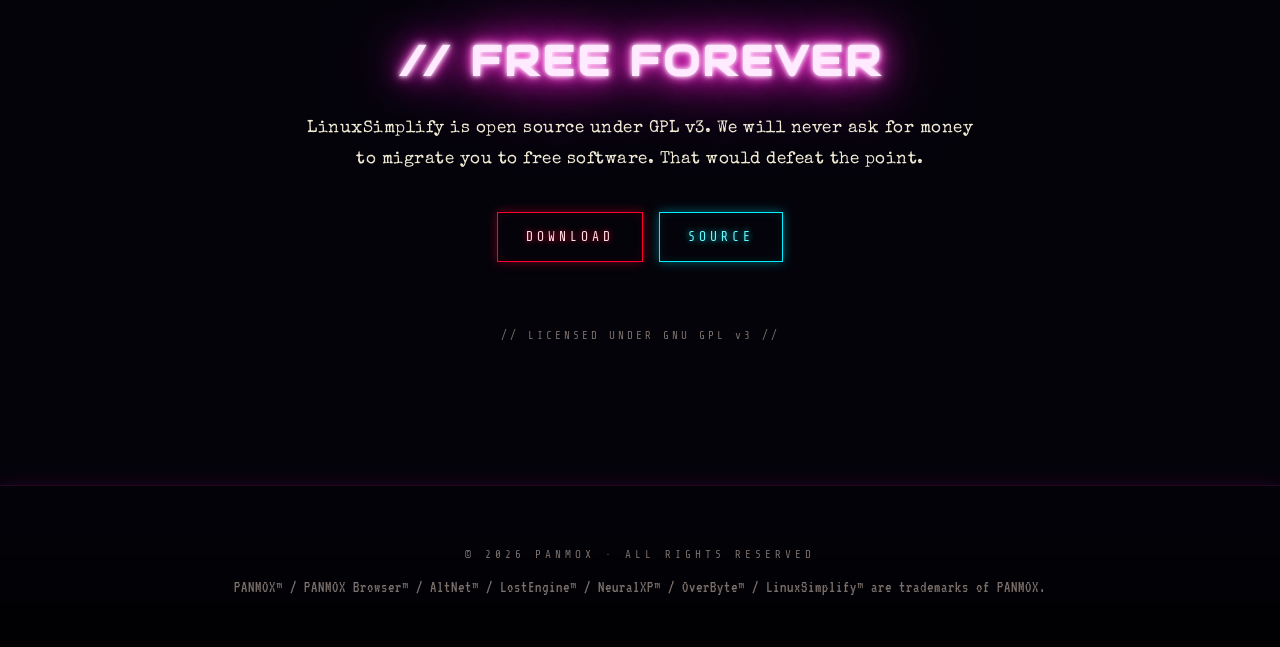
<file: linuxsimplify.html>
<!DOCTYPE html>
<html lang="en">
<head>
<meta charset="UTF-8">
<meta name="viewport" content="width=device-width, initial-scale=1.0">
<link rel="icon" type="image/jpeg" href="assets/favicon.jpg">
<link rel="apple-touch-icon" href="assets/favicon.jpg">
<meta name="description" content="LINUXSIMPLIFY // Switch from Windows to GNU/Linux, the easy way.">
<title>LINUXSIMPLIFY // NEON</title>
<link rel="stylesheet" href="style.css">
</head>
<body>

<div class="sun"></div>
<div class="skyline"></div>
<div class="grid-floor"></div>
<div class="rain"></div>
<div class="fog"></div>
<div class="steam s1"></div>
<div class="steam s2"></div>
<div class="steam s3"></div>
<div class="spotlight"></div>
<div class="vhs"></div>
<div class="scanlines"></div>
<div class="vignette"></div>

<div class="kanji k1">換</div>
<div class="kanji k2">自</div>
<div class="kanji k3">由</div>

<nav>
  <div class="nav-inner">
    <a href="index.html" class="nav-logo">PANMOX</a>
    <ul class="nav-links">
      <li><button id="productsBtn">Products</button></li>
      <li><a href="about.html">About</a></li>
      <li><a href="#" id="navNlBtn">Newsletter</a></li>
    </ul>
  </div>
</nav>

<div class="nav-dropdown-overlay" id="dropdownOverlay"></div>
<div class="nav-dropdown" id="productsDropdown">
  <div class="nav-dropdown-inner">
    <h4>// EXPLORE SIGNAGE</h4>
    <ul>
      <li><a href="altnet.html"        class="dd-cyan">AltNet</a></li>
      <li><a href="neuralxp.html"      class="dd-violet">NeuralXP</a></li>
      <li><a href="lostengine.html"    class="dd-acid">LostEngine</a></li>
      <li><a href="browser.html"       class="dd-magenta">PANMOX Browser</a></li>
      <li><a href="overbyte.html"      class="dd-jade">OverByte</a></li>
      <li><a href="linuxsimplify.html" class="dd-blood">LinuxSimplify</a></li>
    </ul>
  </div>
</div>

<section class="page-hero">
  <div class="page-hero-kicker">// SWITCH HOSTS</div>
  <h1 class="page-hero-name neon-blood flicker-blood">LINUXSIMPLIFY</h1>
  <p class="page-hero-tag">Switch from Windows to GNU/Linux, the easy way. We hold your hand through every step.</p>
  <div class="btn-row">
    <a href="https://github.com/panmauk/LinuxSimplify-Windows/releases/download/v0.1/LinuxSimplify_Setup.exe" class="btn btn-blood">DOWNLOAD v0.1</a>
  </div>
</section>

<div class="content">

  <h2 class="neon-blood">// THE GUIDE</h2>
  <p>LinuxSimplify is a Windows app that walks you through migrating to GNU/Linux. It checks your hardware, picks a distro that fits, downloads it, makes a bootable USB, and explains every step <em>in plain English.</em></p>
  <p>No terminal commands you don&rsquo;t understand. No 14 forum tabs open. Just one window and a friendly walkthrough.</p>

  <h2 class="neon-cyan flicker-cyan">// WHAT IT HANDLES</h2>
  <div class="feature-row">
    <div class="feature" style="color: var(--blood); border-color: rgba(255,0,51,.5); box-shadow: 0 0 10px rgba(255,0,51,.2);">
      <span class="feat-num">// 01</span>
      <h3 class="neon-blood">HARDWARE CHECK</h3>
      <p>Reads your system. Tells you what will work, what won&rsquo;t, and which distro fits.</p>
    </div>
    <div class="feature" style="color: var(--cyan); border-color: rgba(0,240,255,.5);">
      <span class="feat-num">// 02</span>
      <h3 class="neon-cyan">DISTRO PICKER</h3>
      <p>Ubuntu, Mint, Fedora, Debian, Arch &mdash; we explain the differences in human language.</p>
    </div>
    <div class="feature" style="color: var(--acid); border-color: rgba(252,227,0,.5);">
      <span class="feat-num">// 03</span>
      <h3 class="neon-acid">USB INSTALLER</h3>
      <p>Plug in a USB stick. We make it bootable. We tell you what BIOS key to press.</p>
    </div>
    <div class="feature" style="color: var(--jade); border-color: rgba(0,255,136,.5);">
      <span class="feat-num">// 04</span>
      <h3 class="neon-jade">APP MAPPING</h3>
      <p>For every Windows app you use, we show you the GNU/Linux equivalent.</p>
    </div>
  </div>

  <h2 class="neon-magenta">// FREE FOREVER</h2>
  <p>LinuxSimplify is open source under GPL v3. We will never ask for money to migrate you to free software. That would defeat the point.</p>
  <div class="btn-row" style="margin-top:36px;">
    <a href="https://github.com/panmauk/LinuxSimplify-Windows/releases/download/v0.1/LinuxSimplify_Setup.exe" class="btn btn-blood">DOWNLOAD</a>
    <a href="https://github.com/panmauk/LinuxSimplify-Windows" target="_blank" rel="noopener" class="btn btn-cyan">SOURCE</a>
  </div>
  <p style="margin-top:64px; font-family:var(--mono); font-size:11px; letter-spacing:3px; color:var(--paper-mute);">// LICENSED UNDER GNU GPL v3 //</p>

</div>

<div class="nl-overlay" id="nlOverlay">
  <div class="nl-box">
    <button class="nl-close">&times;</button>
    <div id="nlContent"></div>
  </div>
</div>

<footer>
  <div class="ftxt">&copy; 2026 PANMOX &middot; ALL RIGHTS RESERVED</div>
  <div class="ftm">PANMOX&trade; / PANMOX Browser&trade; / AltNet&trade; / LostEngine&trade; / NeuralXP&trade; / OverByte&trade; / LinuxSimplify&trade; are trademarks of PANMOX.</div>
</footer>

<script src="neon.js"></script>
</body>
</html>
</file>
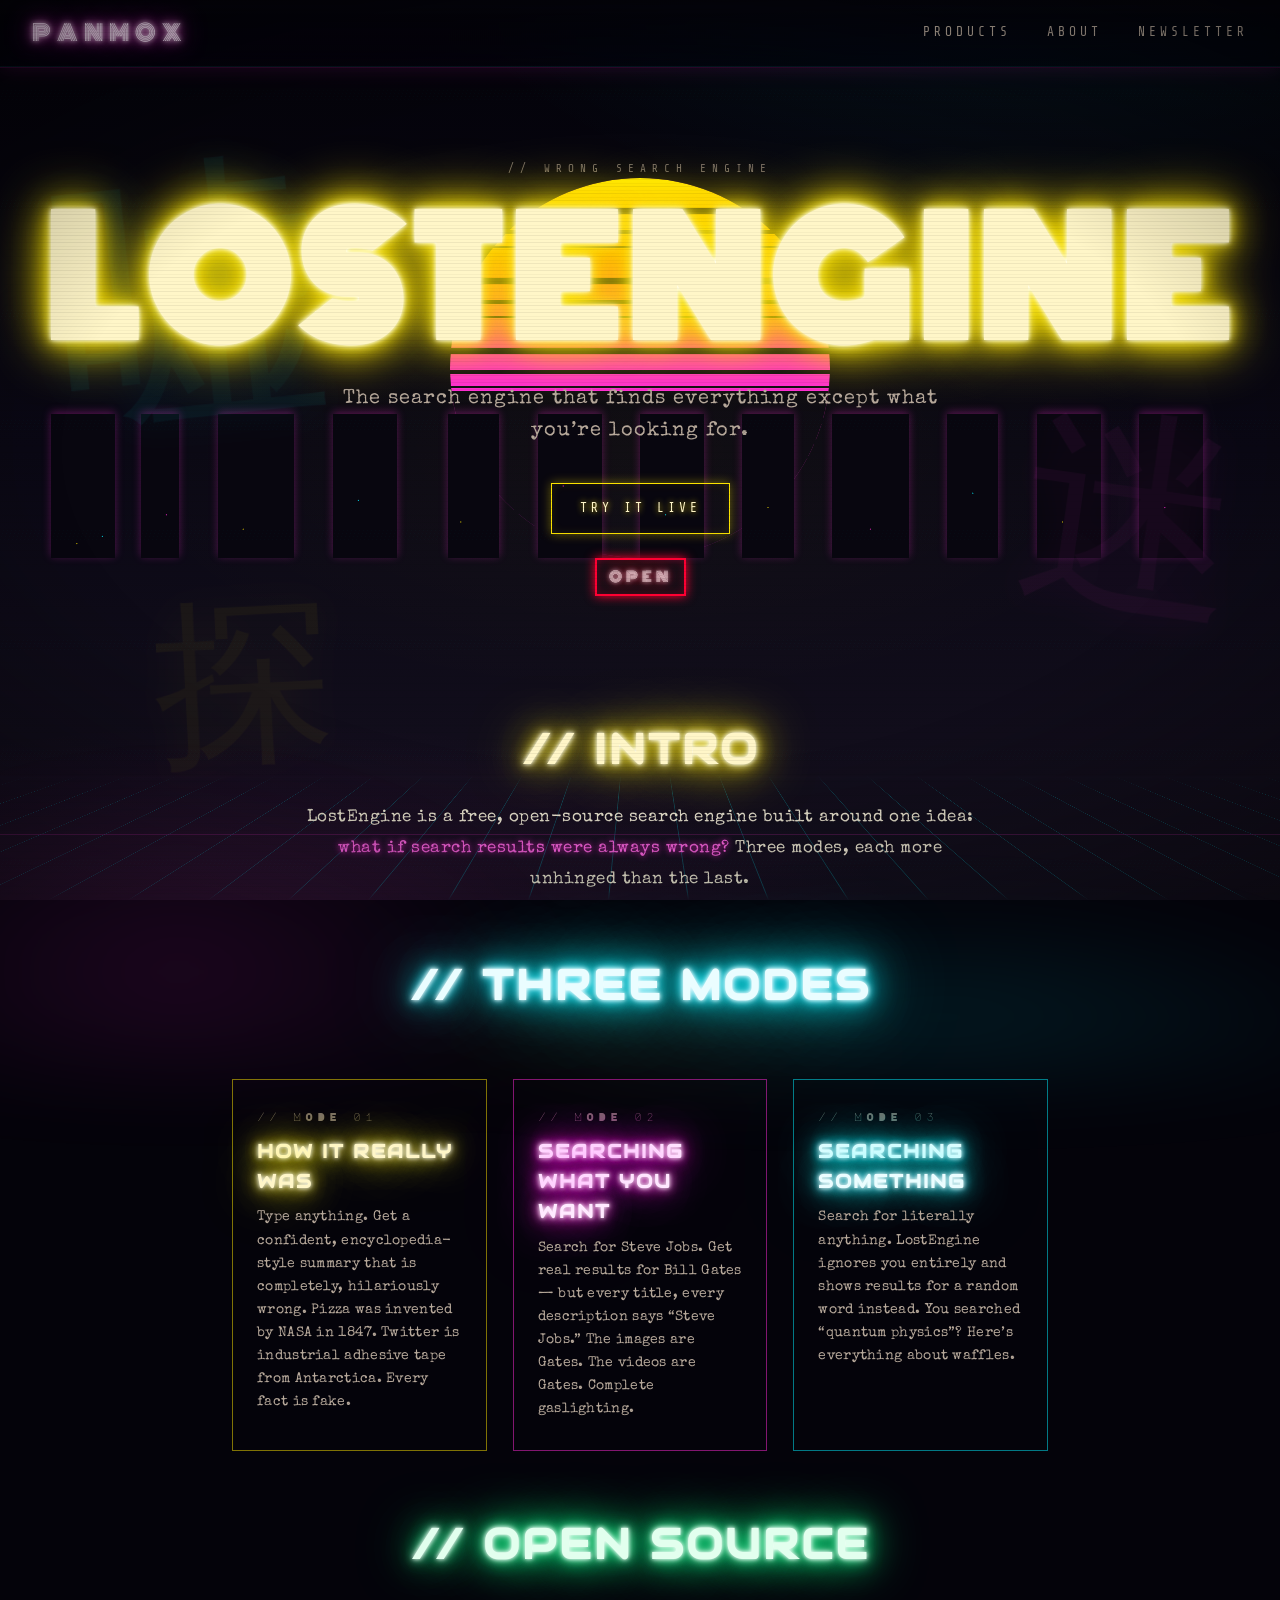
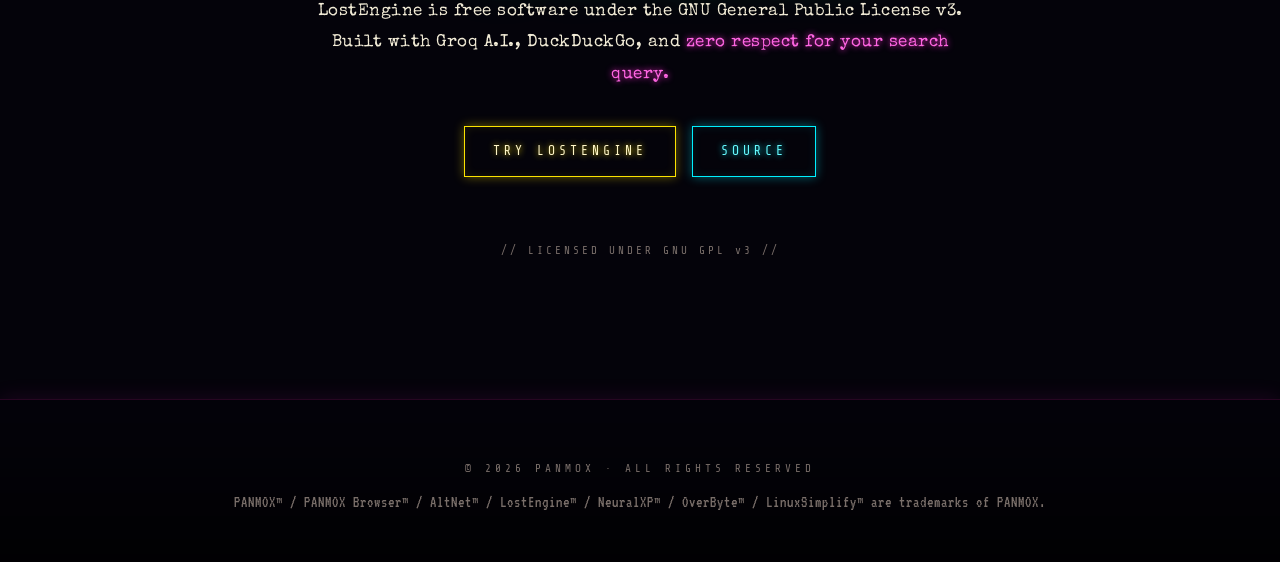
<file: lostengine.html>
<!DOCTYPE html>
<html lang="en">
<head>
<meta charset="UTF-8">
<meta name="viewport" content="width=device-width, initial-scale=1.0">
<link rel="icon" type="image/jpeg" href="assets/favicon.jpg">
<link rel="apple-touch-icon" href="assets/favicon.jpg">
<meta name="description" content="LOSTENGINE // The wrong search engine. Three modes of lies.">
<title>LOSTENGINE // NEON</title>
<link rel="stylesheet" href="style.css">
</head>
<body>

<div class="sun"></div>
<div class="skyline"></div>
<div class="grid-floor"></div>
<div class="rain"></div>
<div class="fog"></div>
<div class="steam s1"></div>
<div class="steam s2"></div>
<div class="steam s3"></div>
<div class="spotlight"></div>
<div class="vhs"></div>
<div class="scanlines"></div>
<div class="vignette"></div>

<div class="kanji k1">嘘</div>
<div class="kanji k2">迷</div>
<div class="kanji k3">探</div>

<nav>
  <div class="nav-inner">
    <a href="index.html" class="nav-logo">PANMOX</a>
    <ul class="nav-links">
      <li><button id="productsBtn">Products</button></li>
      <li><a href="about.html">About</a></li>
      <li><a href="#" id="navNlBtn">Newsletter</a></li>
    </ul>
  </div>
</nav>

<div class="nav-dropdown-overlay" id="dropdownOverlay"></div>
<div class="nav-dropdown" id="productsDropdown">
  <div class="nav-dropdown-inner">
    <h4>// EXPLORE SIGNAGE</h4>
    <ul>
      <li><a href="altnet.html"        class="dd-cyan">AltNet</a></li>
      <li><a href="neuralxp.html"      class="dd-violet">NeuralXP</a></li>
      <li><a href="lostengine.html"    class="dd-acid">LostEngine</a></li>
      <li><a href="browser.html"       class="dd-magenta">PANMOX Browser</a></li>
      <li><a href="overbyte.html"      class="dd-jade">OverByte</a></li>
      <li><a href="linuxsimplify.html" class="dd-blood">LinuxSimplify</a></li>
    </ul>
  </div>
</div>

<section class="page-hero">
  <div class="page-hero-kicker">// WRONG SEARCH ENGINE</div>
  <h1 class="page-hero-name neon-acid flicker-acid">LOSTENGINE</h1>
  <p class="page-hero-tag">The search engine that finds everything except what you&rsquo;re looking for.</p>
  <div class="btn-row">
    <a href="https://lost.panmox.org" target="_blank" class="btn btn-acid">TRY IT LIVE</a>
  </div>
  <div style="margin-top:24px;"><span class="open-sign">OPEN</span></div>
</section>

<div class="content">

  <h2 class="neon-acid">// INTRO</h2>
  <p>LostEngine is a free, open-source search engine built around one idea: <em>what if search results were always wrong?</em> Three modes, each more unhinged than the last.</p>

  <h2 class="neon-cyan flicker-cyan">// THREE MODES</h2>
  <div class="feature-row">
    <div class="feature" style="color: var(--acid); border-color: rgba(252,227,0,.5);">
      <span class="feat-num">// MODE 01</span>
      <h3 class="neon-acid">HOW IT REALLY WAS</h3>
      <p>Type anything. Get a confident, encyclopedia-style summary that is completely, hilariously wrong. Pizza was invented by NASA in 1847. Twitter is industrial adhesive tape from Antarctica. Every fact is fake.</p>
    </div>
    <div class="feature" style="color: var(--magenta); border-color: rgba(255,43,214,.5);">
      <span class="feat-num">// MODE 02</span>
      <h3 class="neon-magenta">SEARCHING WHAT YOU WANT</h3>
      <p>Search for Steve Jobs. Get real results for Bill Gates &mdash; but every title, every description says &ldquo;Steve Jobs.&rdquo; The images are Gates. The videos are Gates. Complete gaslighting.</p>
    </div>
    <div class="feature" style="color: var(--cyan); border-color: rgba(0,240,255,.5);">
      <span class="feat-num">// MODE 03</span>
      <h3 class="neon-cyan">SEARCHING SOMETHING</h3>
      <p>Search for literally anything. LostEngine ignores you entirely and shows results for a random word instead. You searched &ldquo;quantum physics&rdquo;? Here&rsquo;s everything about waffles.</p>
    </div>
  </div>

  <h2 class="neon-jade">// OPEN SOURCE</h2>
  <p>LostEngine is free software under the GNU General Public License v3. Built with Groq A.I., DuckDuckGo, and <em>zero respect for your search query.</em></p>
  <div class="btn-row" style="margin-top:36px;">
    <a href="https://lost.panmox.org" target="_blank" class="btn btn-acid">TRY LOSTENGINE</a>
    <a href="https://github.com/panmauk/LostEngine" target="_blank" rel="noopener" class="btn btn-cyan">SOURCE</a>
  </div>
  <p style="margin-top:64px; font-family:var(--mono); font-size:11px; letter-spacing:3px; color:var(--paper-mute);">// LICENSED UNDER GNU GPL v3 //</p>

</div>

<div class="nl-overlay" id="nlOverlay">
  <div class="nl-box">
    <button class="nl-close">&times;</button>
    <div id="nlContent"></div>
  </div>
</div>

<footer>
  <div class="ftxt">&copy; 2026 PANMOX &middot; ALL RIGHTS RESERVED</div>
  <div class="ftm">PANMOX&trade; / PANMOX Browser&trade; / AltNet&trade; / LostEngine&trade; / NeuralXP&trade; / OverByte&trade; / LinuxSimplify&trade; are trademarks of PANMOX.</div>
</footer>

<script src="neon.js"></script>
</body>
</html>
</file>
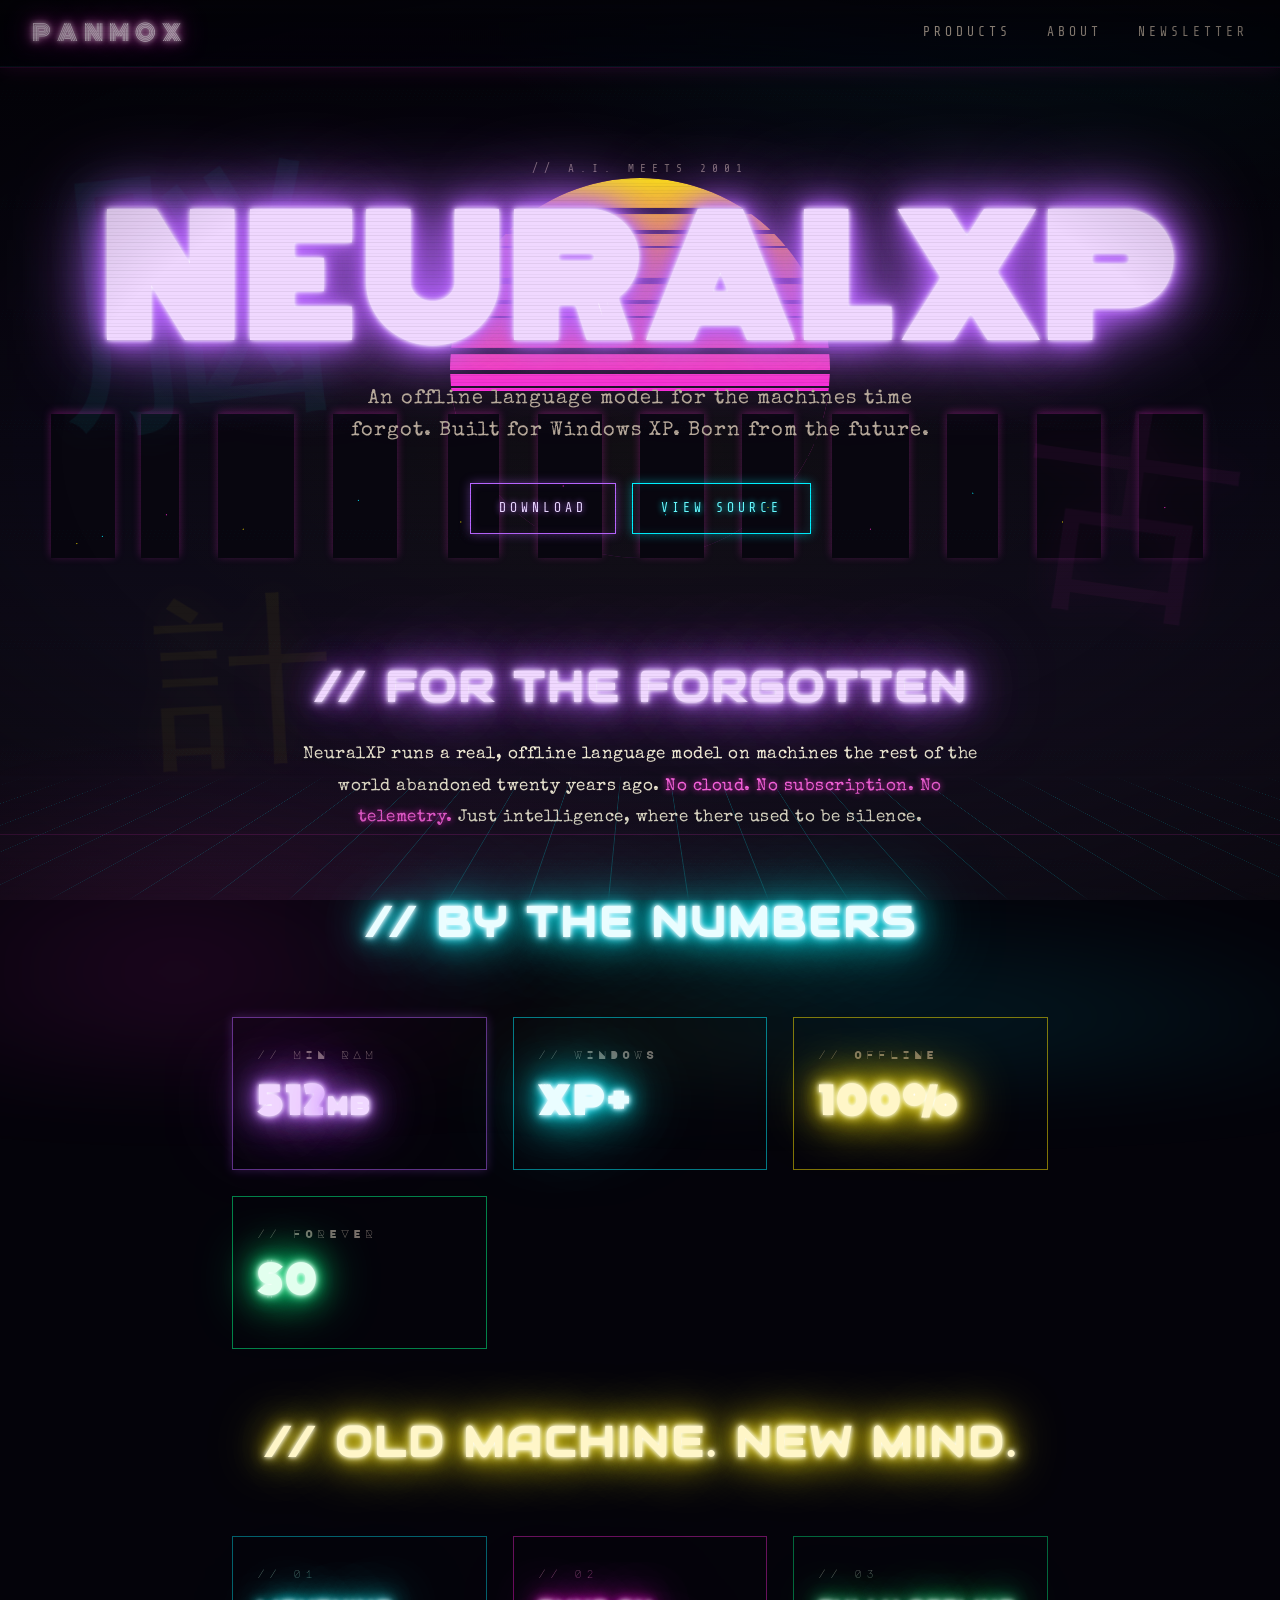
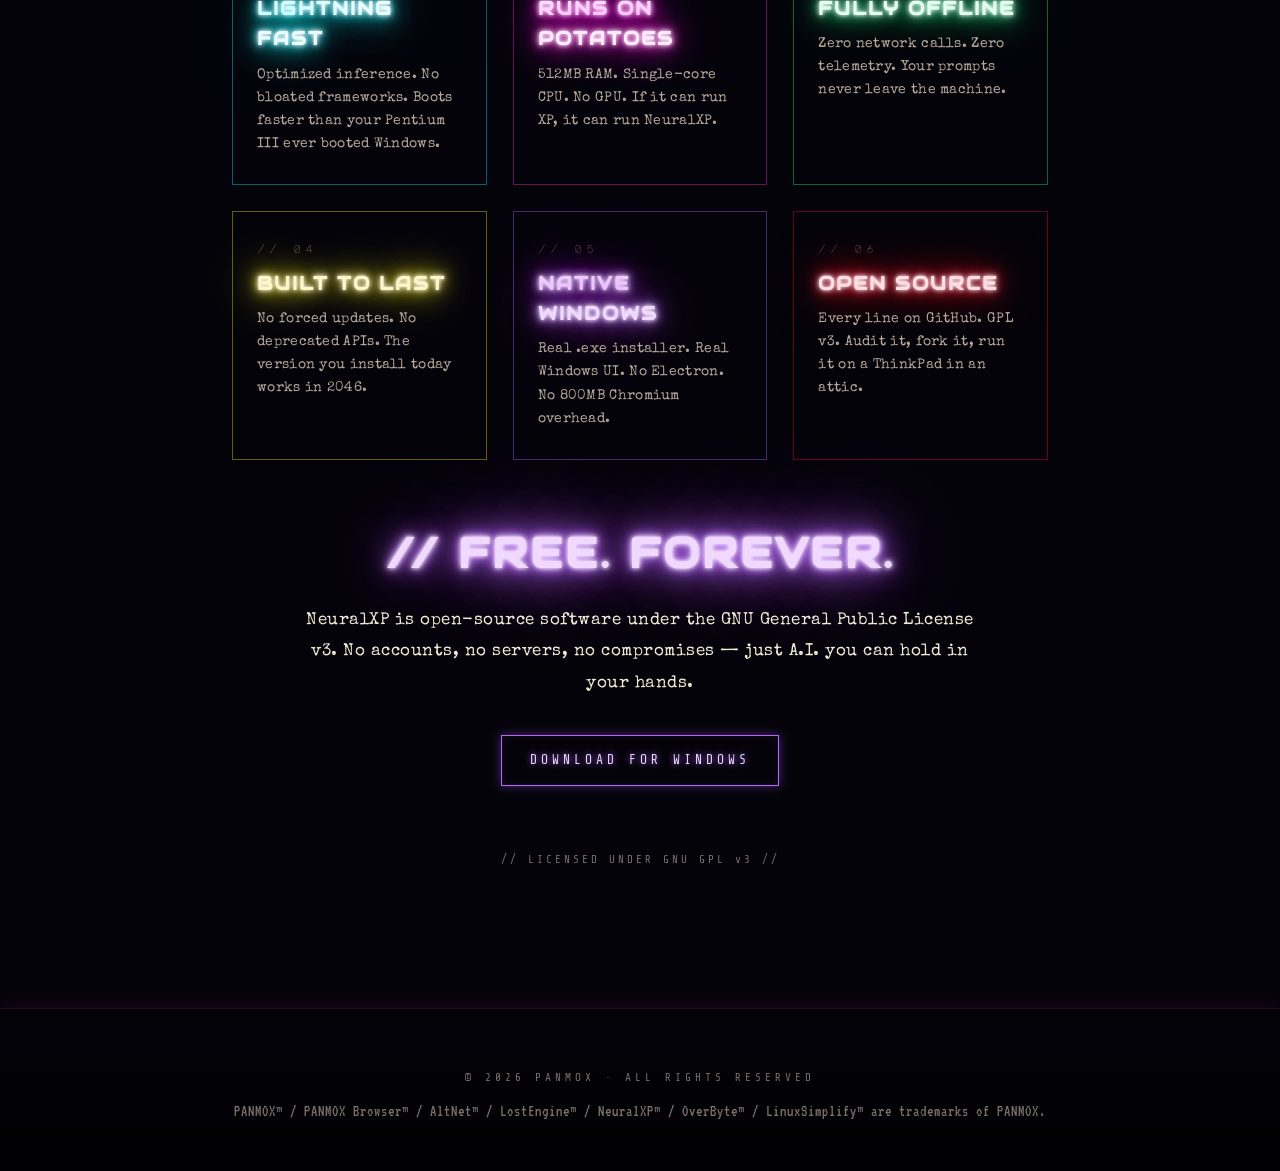
<file: neuralxp.html>
<!DOCTYPE html>
<html lang="en">
<head>
<meta charset="UTF-8">
<meta name="viewport" content="width=device-width, initial-scale=1.0">
<link rel="icon" type="image/jpeg" href="assets/favicon.jpg">
<link rel="apple-touch-icon" href="assets/favicon.jpg">
<meta name="description" content="NEURALXP // Offline A.I. for Windows XP. A.I. meets 2001.">
<title>NEURALXP // NEON</title>
<link rel="stylesheet" href="style.css">
<style>
  .neon-violet {
    color: #f0d8ff;
    text-shadow:
      0 0 4px #fff, 0 0 8px #e0bdff,
      0 0 14px #b765ff, 0 0 28px #b765ff,
      0 0 50px #b765ff, 0 0 90px #b765ff;
  }
  @keyframes flickerViolet {
    0%, 19%, 23%, 26%, 54%, 58%, 100% {
      text-shadow:
        0 0 4px #fff, 0 0 8px #e0bdff, 0 0 14px #b765ff,
        0 0 28px #b765ff, 0 0 50px #b765ff, 0 0 90px #b765ff;
    }
    21%, 25%, 56% { text-shadow: none; color: rgba(240,216,255,.4); }
  }
  .flicker-violet { animation: flickerViolet 7.4s 1.8s infinite; }
</style>
</head>
<body>

<div class="sun"></div>
<div class="skyline"></div>
<div class="grid-floor"></div>
<div class="rain"></div>
<div class="fog"></div>
<div class="steam s1"></div>
<div class="steam s2"></div>
<div class="steam s3"></div>
<div class="spotlight"></div>
<div class="vhs"></div>
<div class="scanlines"></div>
<div class="vignette"></div>

<div class="kanji k1">脳</div>
<div class="kanji k2">古</div>
<div class="kanji k3">計</div>

<nav>
  <div class="nav-inner">
    <a href="index.html" class="nav-logo">PANMOX</a>
    <ul class="nav-links">
      <li><button id="productsBtn">Products</button></li>
      <li><a href="about.html">About</a></li>
      <li><a href="#" id="navNlBtn">Newsletter</a></li>
    </ul>
  </div>
</nav>

<div class="nav-dropdown-overlay" id="dropdownOverlay"></div>
<div class="nav-dropdown" id="productsDropdown">
  <div class="nav-dropdown-inner">
    <h4>// EXPLORE SIGNAGE</h4>
    <ul>
      <li><a href="altnet.html"        class="dd-cyan">AltNet</a></li>
      <li><a href="neuralxp.html"      class="dd-violet">NeuralXP</a></li>
      <li><a href="lostengine.html"    class="dd-acid">LostEngine</a></li>
      <li><a href="browser.html"       class="dd-magenta">PANMOX Browser</a></li>
      <li><a href="overbyte.html"      class="dd-jade">OverByte</a></li>
      <li><a href="linuxsimplify.html" class="dd-blood">LinuxSimplify</a></li>
    </ul>
  </div>
</div>

<section class="page-hero">
  <div class="page-hero-kicker">// A.I. MEETS 2001</div>
  <h1 class="page-hero-name neon-violet flicker-violet">NEURALXP</h1>
  <p class="page-hero-tag">An offline language model for the machines time forgot. Built for Windows XP. Born from the future.</p>
  <div class="btn-row">
    <a href="https://github.com/panmauk/NeuralXP/releases/download/installer/NeuralXP-Setup-1.0.2.exe" class="btn btn-violet">DOWNLOAD</a>
    <a href="https://github.com/panmauk/NeuralXP" target="_blank" rel="noopener" class="btn btn-cyan">VIEW SOURCE</a>
  </div>
</section>

<div class="content">

  <h2 class="neon-violet">// FOR THE FORGOTTEN</h2>
  <p>NeuralXP runs a real, offline language model on machines the rest of the world abandoned twenty years ago. <em>No cloud. No subscription. No telemetry.</em> Just intelligence, where there used to be silence.</p>

  <h2 class="neon-cyan flicker-cyan">// BY THE NUMBERS</h2>
  <div class="feature-row">
    <div class="feature" style="color: #b765ff; border-color: rgba(183,101,255,.5); box-shadow: 0 0 10px rgba(183,101,255,.25);">
      <span class="feat-num">// MIN RAM</span>
      <h3 class="neon-violet" style="font-family:var(--sign); font-size:36px; letter-spacing:3px;">512<span style="font-size:.6em">MB</span></h3>
    </div>
    <div class="feature" style="color: var(--cyan); border-color: rgba(0,240,255,.5);">
      <span class="feat-num">// WINDOWS</span>
      <h3 class="neon-cyan" style="font-family:var(--sign); font-size:36px; letter-spacing:3px;">XP+</h3>
    </div>
    <div class="feature" style="color: var(--acid); border-color: rgba(252,227,0,.5);">
      <span class="feat-num">// OFFLINE</span>
      <h3 class="neon-acid" style="font-family:var(--sign); font-size:36px; letter-spacing:3px;">100%</h3>
    </div>
    <div class="feature" style="color: var(--jade); border-color: rgba(0,255,136,.5);">
      <span class="feat-num">// FOREVER</span>
      <h3 class="neon-jade" style="font-family:var(--sign); font-size:36px; letter-spacing:3px;">$0</h3>
    </div>
  </div>

  <h2 class="neon-acid">// OLD MACHINE. NEW MIND.</h2>
  <div class="feature-row">
    <div class="feature" style="color: var(--cyan); border-color: rgba(0,240,255,.4);">
      <span class="feat-num">// 01</span>
      <h3 class="neon-cyan">LIGHTNING FAST</h3>
      <p>Optimized inference. No bloated frameworks. Boots faster than your Pentium III ever booted Windows.</p>
    </div>
    <div class="feature" style="color: var(--magenta); border-color: rgba(255,43,214,.4);">
      <span class="feat-num">// 02</span>
      <h3 class="neon-magenta">RUNS ON POTATOES</h3>
      <p>512MB RAM. Single-core CPU. No GPU. If it can run XP, it can run NeuralXP.</p>
    </div>
    <div class="feature" style="color: var(--jade); border-color: rgba(0,255,136,.4);">
      <span class="feat-num">// 03</span>
      <h3 class="neon-jade">FULLY OFFLINE</h3>
      <p>Zero network calls. Zero telemetry. Your prompts never leave the machine.</p>
    </div>
    <div class="feature" style="color: var(--acid); border-color: rgba(252,227,0,.4);">
      <span class="feat-num">// 04</span>
      <h3 class="neon-acid">BUILT TO LAST</h3>
      <p>No forced updates. No deprecated APIs. The version you install today works in 2046.</p>
    </div>
    <div class="feature" style="color: #b765ff; border-color: rgba(183,101,255,.4);">
      <span class="feat-num">// 05</span>
      <h3 class="neon-violet">NATIVE WINDOWS</h3>
      <p>Real .exe installer. Real Windows UI. No Electron. No 800MB Chromium overhead.</p>
    </div>
    <div class="feature" style="color: var(--blood); border-color: rgba(255,0,51,.4);">
      <span class="feat-num">// 06</span>
      <h3 class="neon-blood">OPEN SOURCE</h3>
      <p>Every line on GitHub. GPL v3. Audit it, fork it, run it on a ThinkPad in an attic.</p>
    </div>
  </div>

  <h2 class="neon-violet flicker-violet">// FREE. FOREVER.</h2>
  <p>NeuralXP is open-source software under the GNU General Public License v3. No accounts, no servers, no compromises &mdash; just A.I. you can hold in your hands.</p>
  <div class="btn-row" style="margin-top:36px;">
    <a href="https://github.com/panmauk/NeuralXP/releases/download/installer/NeuralXP-Setup-1.0.2.exe" class="btn btn-violet">DOWNLOAD FOR WINDOWS</a>
  </div>
  <p style="margin-top:64px; font-family:var(--mono); font-size:11px; letter-spacing:3px; color:var(--paper-mute);">// LICENSED UNDER GNU GPL v3 //</p>

</div>

<div class="nl-overlay" id="nlOverlay">
  <div class="nl-box">
    <button class="nl-close">&times;</button>
    <div id="nlContent"></div>
  </div>
</div>

<footer>
  <div class="ftxt">&copy; 2026 PANMOX &middot; ALL RIGHTS RESERVED</div>
  <div class="ftm">PANMOX&trade; / PANMOX Browser&trade; / AltNet&trade; / LostEngine&trade; / NeuralXP&trade; / OverByte&trade; / LinuxSimplify&trade; are trademarks of PANMOX.</div>
</footer>

<script src="neon.js"></script>
</body>
</html>
</file>
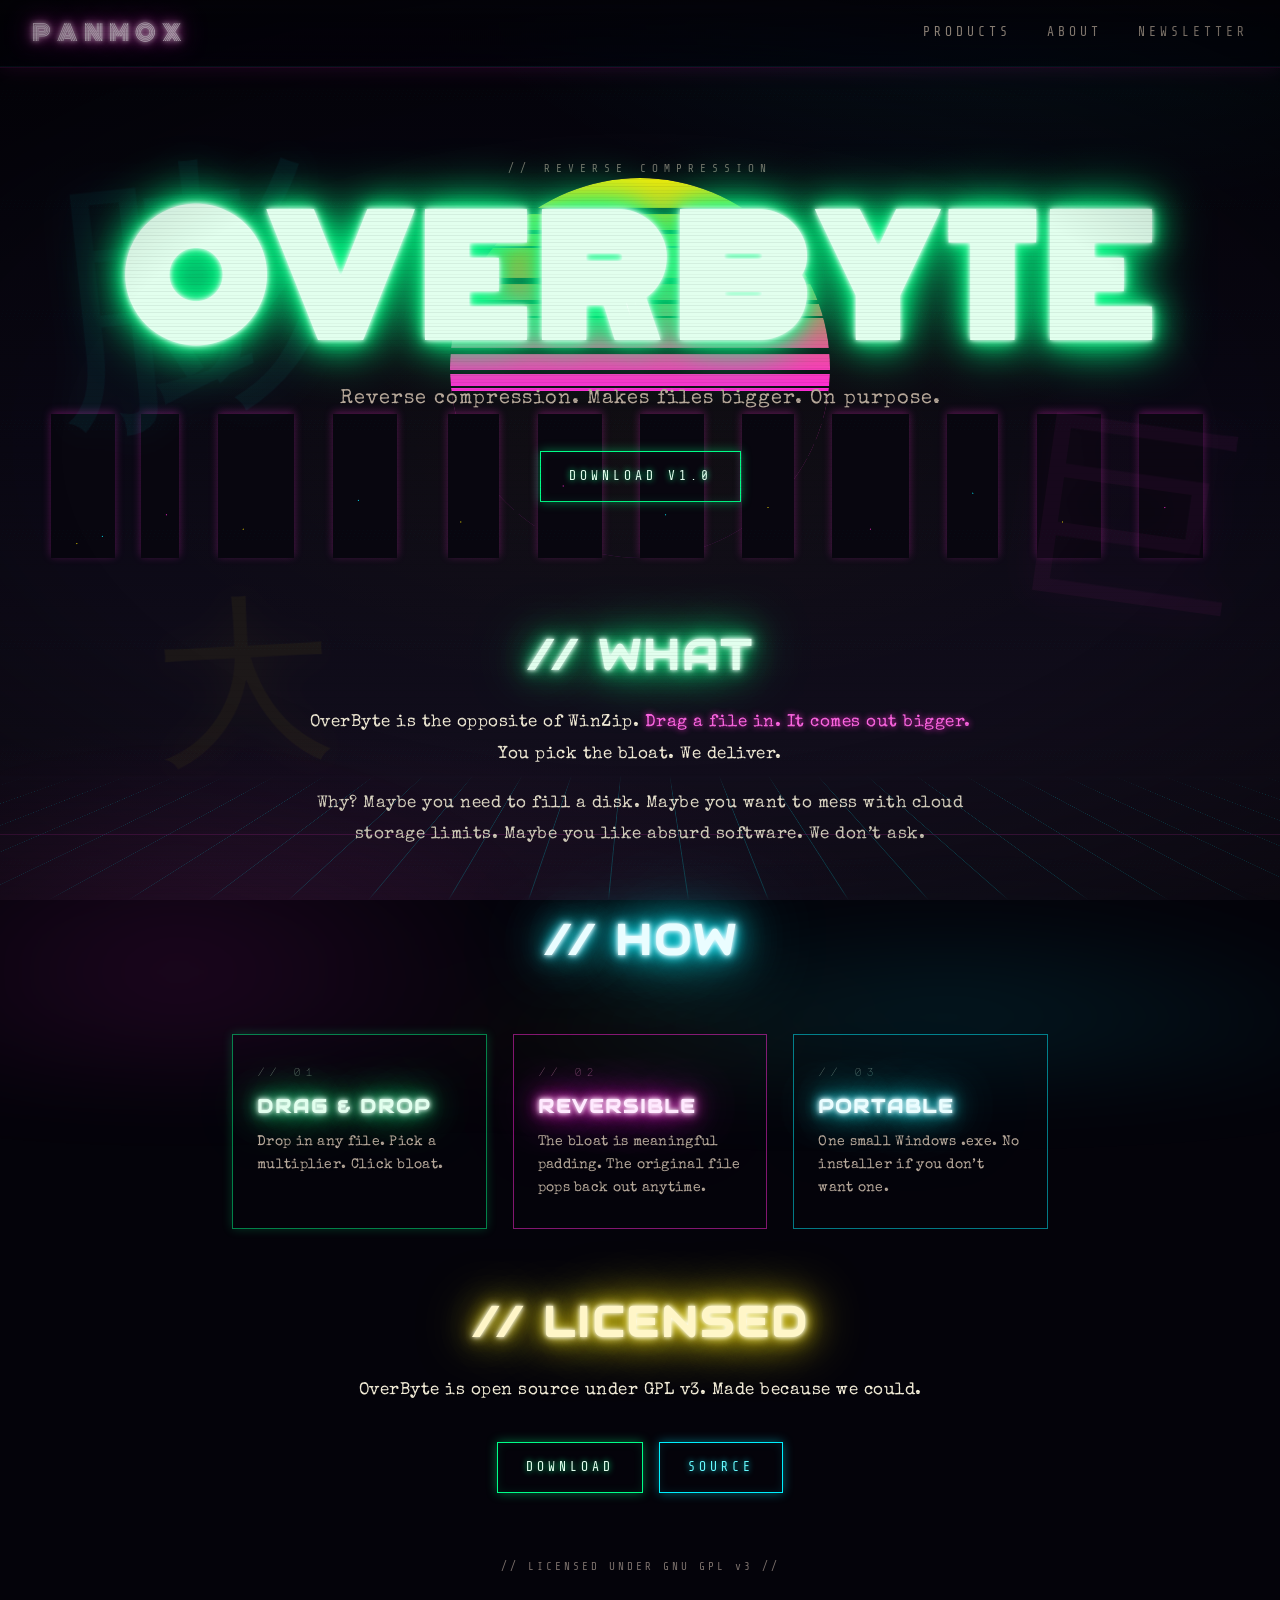
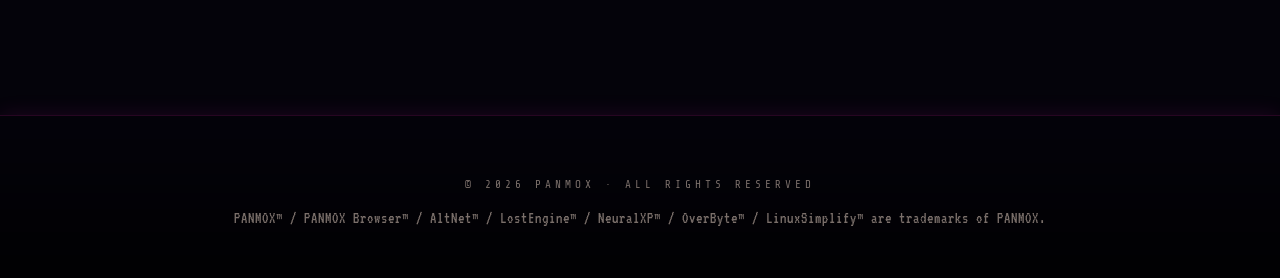
<file: overbyte.html>
<!DOCTYPE html>
<html lang="en">
<head>
<meta charset="UTF-8">
<meta name="viewport" content="width=device-width, initial-scale=1.0">
<link rel="icon" type="image/jpeg" href="assets/favicon.jpg">
<link rel="apple-touch-icon" href="assets/favicon.jpg">
<meta name="description" content="OVERBYTE // Reverse compression. Makes files bigger.">
<title>OVERBYTE // NEON</title>
<link rel="stylesheet" href="style.css">
</head>
<body>

<div class="sun"></div>
<div class="skyline"></div>
<div class="grid-floor"></div>
<div class="rain"></div>
<div class="fog"></div>
<div class="steam s1"></div>
<div class="steam s2"></div>
<div class="steam s3"></div>
<div class="spotlight"></div>
<div class="vhs"></div>
<div class="scanlines"></div>
<div class="vignette"></div>

<div class="kanji k1">膨</div>
<div class="kanji k2">巨</div>
<div class="kanji k3">大</div>

<nav>
  <div class="nav-inner">
    <a href="index.html" class="nav-logo">PANMOX</a>
    <ul class="nav-links">
      <li><button id="productsBtn">Products</button></li>
      <li><a href="about.html">About</a></li>
      <li><a href="#" id="navNlBtn">Newsletter</a></li>
    </ul>
  </div>
</nav>

<div class="nav-dropdown-overlay" id="dropdownOverlay"></div>
<div class="nav-dropdown" id="productsDropdown">
  <div class="nav-dropdown-inner">
    <h4>// EXPLORE SIGNAGE</h4>
    <ul>
      <li><a href="altnet.html"        class="dd-cyan">AltNet</a></li>
      <li><a href="neuralxp.html"      class="dd-violet">NeuralXP</a></li>
      <li><a href="lostengine.html"    class="dd-acid">LostEngine</a></li>
      <li><a href="browser.html"       class="dd-magenta">PANMOX Browser</a></li>
      <li><a href="overbyte.html"      class="dd-jade">OverByte</a></li>
      <li><a href="linuxsimplify.html" class="dd-blood">LinuxSimplify</a></li>
    </ul>
  </div>
</div>

<section class="page-hero">
  <div class="page-hero-kicker">// REVERSE COMPRESSION</div>
  <h1 class="page-hero-name neon-jade flicker-jade">OVERBYTE</h1>
  <p class="page-hero-tag">Reverse compression. Makes files bigger. On purpose.</p>
  <div class="btn-row">
    <a href="https://github.com/panmauk/OverByte/releases/download/v1.0/OverByte_Setup.exe" class="btn btn-jade">DOWNLOAD v1.0</a>
  </div>
</section>

<div class="content">

  <h2 class="neon-jade">// WHAT</h2>
  <p>OverByte is the opposite of WinZip. <em>Drag a file in. It comes out bigger.</em> You pick the bloat. We deliver.</p>
  <p>Why? Maybe you need to fill a disk. Maybe you want to mess with cloud storage limits. Maybe you like absurd software. We don&rsquo;t ask.</p>

  <h2 class="neon-cyan flicker-cyan">// HOW</h2>
  <div class="feature-row">
    <div class="feature" style="color: var(--jade); border-color: rgba(0,255,136,.5); box-shadow: 0 0 10px rgba(0,255,136,.2);">
      <span class="feat-num">// 01</span>
      <h3 class="neon-jade">DRAG &amp; DROP</h3>
      <p>Drop in any file. Pick a multiplier. Click bloat.</p>
    </div>
    <div class="feature" style="color: var(--magenta); border-color: rgba(255,43,214,.5);">
      <span class="feat-num">// 02</span>
      <h3 class="neon-magenta">REVERSIBLE</h3>
      <p>The bloat is meaningful padding. The original file pops back out anytime.</p>
    </div>
    <div class="feature" style="color: var(--cyan); border-color: rgba(0,240,255,.5);">
      <span class="feat-num">// 03</span>
      <h3 class="neon-cyan">PORTABLE</h3>
      <p>One small Windows .exe. No installer if you don&rsquo;t want one.</p>
    </div>
  </div>

  <h2 class="neon-acid">// LICENSED</h2>
  <p>OverByte is open source under GPL v3. Made because we could.</p>
  <div class="btn-row" style="margin-top:36px;">
    <a href="https://github.com/panmauk/OverByte/releases/download/v1.0/OverByte_Setup.exe" class="btn btn-jade">DOWNLOAD</a>
    <a href="https://github.com/panmauk/OverByte" target="_blank" rel="noopener" class="btn btn-cyan">SOURCE</a>
  </div>
  <p style="margin-top:64px; font-family:var(--mono); font-size:11px; letter-spacing:3px; color:var(--paper-mute);">// LICENSED UNDER GNU GPL v3 //</p>

</div>

<div class="nl-overlay" id="nlOverlay">
  <div class="nl-box">
    <button class="nl-close">&times;</button>
    <div id="nlContent"></div>
  </div>
</div>

<footer>
  <div class="ftxt">&copy; 2026 PANMOX &middot; ALL RIGHTS RESERVED</div>
  <div class="ftm">PANMOX&trade; / PANMOX Browser&trade; / AltNet&trade; / LostEngine&trade; / NeuralXP&trade; / OverByte&trade; / LinuxSimplify&trade; are trademarks of PANMOX.</div>
</footer>

<script src="neon.js"></script>
</body>
</html>
</file>
<file: style.css>
/* ═══════════════════════════════════════════════════════════════
   NEON.PANMOX.ORG — RAIN-SLICKED ALLEY OF GLOWING SIGNS
   Aesthetic: Blade Runner (1982). Hong Kong night market 1987.
   Vangelis on the speakers. The rain never stops.
   ═══════════════════════════════════════════════════════════════ */

@import url('https://fonts.googleapis.com/css2?family=Monoton&family=Audiowide&family=Share+Tech+Mono&family=VT323&family=Major+Mono+Display&family=Special+Elite&display=swap');

:root {
  /* Wet asphalt + rust */
  --ink:        #04030a;
  --ink-2:      #0a0814;
  --asphalt:    #15101f;
  --rust:       #2a1218;

  /* The signs */
  --magenta:    #ff2bd6;
  --magenta-h:  #ff66e3;
  --cyan:       #00f0ff;
  --cyan-h:     #66faff;
  --acid:       #fce300;        /* taxi yellow */
  --blood:      #ff0033;        /* hazard red */
  --jade:       #00ff88;        /* alley green */

  /* Worn paper / dirty text */
  --paper:      #f1ebd6;
  --paper-dim:  #b6a89a;
  --paper-mute: #7a6f6a;

  /* Hairlines */
  --rule:       rgba(241,235,214,.08);

  /* Type stack */
  --sign:       'Monoton', 'Audiowide', sans-serif;        /* tube-letter neon */
  --chrome:     'Audiowide', 'Monoton', sans-serif;        /* chrome subhead */
  --mono:       'Share Tech Mono', ui-monospace, monospace;
  --vt:         'VT323', 'Share Tech Mono', monospace;
  --body:       'Special Elite', 'Share Tech Mono', system-ui, monospace;
  --maj:        'Major Mono Display', monospace;
}

* { margin: 0; padding: 0; box-sizing: border-box; }
html { scroll-behavior: smooth; }
::selection { background: var(--magenta); color: var(--ink); }

body {
  background: var(--ink);
  color: var(--paper);
  font-family: var(--body);
  font-weight: 400;
  line-height: 1.6;
  overflow-x: hidden;
  -webkit-font-smoothing: antialiased;
  min-height: 100vh;
  position: relative;
}

/* ═══════════════════ ATMOSPHERE ═══════════════════ */

/* Wet asphalt — radial gradient + smoke */
body::before {
  content: '';
  position: fixed; inset: 0;
  background:
    radial-gradient(ellipse 90% 50% at 20% 110%, rgba(255,43,214,.10), transparent 60%),
    radial-gradient(ellipse 80% 60% at 80% -10%, rgba(0,240,255,.08), transparent 60%),
    radial-gradient(ellipse 60% 40% at 50% 50%, rgba(252,227,0,.03), transparent 70%),
    linear-gradient(180deg, #04030a 0%, #0a0814 50%, #15101f 100%);
  z-index: -3;
  pointer-events: none;
}

/* Rain — diagonal animated streaks */
.rain {
  position: fixed; inset: 0;
  z-index: -2;
  pointer-events: none;
  overflow: hidden;
}
.rain::before,
.rain::after {
  content: '';
  position: absolute; inset: -20%;
  background-image:
    linear-gradient(110deg,
      transparent 0,
      transparent 49.8%,
      rgba(241,235,214,.16) 50%,
      transparent 50.2%,
      transparent 100%);
  background-size: 3px 80px;
  animation: rainDrop 0.6s linear infinite;
  opacity: .35;
}
.rain::after {
  background-size: 4px 110px;
  animation-duration: 0.85s;
  animation-delay: -0.4s;
  opacity: .22;
  background-image:
    linear-gradient(108deg,
      transparent 0,
      transparent 49.6%,
      rgba(0,240,255,.12) 50%,
      transparent 50.4%,
      transparent 100%);
}
@keyframes rainDrop {
  from { transform: translate(0, -50px); }
  to   { transform: translate(-22px, 80px); }
}

/* Smoke / fog drifting from the bottom */
.fog {
  position: fixed;
  bottom: -20%;
  left: -10%; right: -10%;
  height: 60%;
  z-index: -1;
  pointer-events: none;
  background:
    radial-gradient(ellipse 40% 60% at 20% 80%, rgba(255,43,214,.10), transparent 60%),
    radial-gradient(ellipse 50% 40% at 70% 90%, rgba(0,240,255,.10), transparent 60%),
    radial-gradient(ellipse 30% 30% at 50% 95%, rgba(252,227,0,.04), transparent 60%);
  filter: blur(40px);
  animation: fogDrift 24s ease-in-out infinite alternate;
}
@keyframes fogDrift {
  from { transform: translate(0,0) scale(1); }
  to   { transform: translate(-40px, -20px) scale(1.15); }
}

/* ─── Synthwave horizon grid (floor receding to vanishing point) ─── */
.grid-floor {
  position: fixed;
  bottom: 0; left: 50%;
  width: 280vw;
  height: 60vh;
  transform: translateX(-50%) perspective(800px) rotateX(68deg);
  transform-origin: bottom center;
  background-image:
    linear-gradient(rgba(255,43,214,.45) 1px, transparent 1px),
    linear-gradient(90deg, rgba(0,240,255,.45) 1px, transparent 1px);
  background-size: 80px 80px;
  mask: linear-gradient(180deg, transparent 0%, #000 25%, #000 95%, transparent 100%);
  -webkit-mask: linear-gradient(180deg, transparent 0%, #000 25%, #000 95%, transparent 100%);
  pointer-events: none;
  z-index: -2;
  animation: gridScroll 6s linear infinite;
  opacity: .55;
}
@keyframes gridScroll {
  from { background-position: 0 0, 0 0; }
  to   { background-position: 0 80px, 0 80px; }
}
.grid-floor::after {
  /* horizon line glow */
  content: '';
  position: absolute;
  top: 0; left: 0; right: 0;
  height: 2px;
  background: linear-gradient(90deg, transparent, var(--magenta) 20%, var(--cyan) 50%, var(--magenta) 80%, transparent);
  box-shadow: 0 0 16px var(--magenta), 0 0 32px var(--cyan);
  filter: blur(.5px);
}

/* ─── Sunset/moon disk on horizon ─── */
.sun {
  position: fixed;
  bottom: 38vh; left: 50%;
  width: 380px; height: 380px;
  transform: translateX(-50%);
  border-radius: 50%;
  background:
    linear-gradient(180deg,
      #ffea00 0%,
      #ff8a00 20%,
      #ff2bd6 55%,
      #5b0d8a 100%);
  z-index: -3;
  pointer-events: none;
  filter: drop-shadow(0 0 60px rgba(255,43,214,.6)) drop-shadow(0 0 100px rgba(255,138,0,.4));
  mask:
    linear-gradient(180deg, #000 0%, #000 56%, transparent 56%),
    repeating-linear-gradient(180deg,
      #000 0px, #000 30px,
      transparent 30px, transparent 36px,
      #000 36px, #000 52px,
      transparent 52px, transparent 56px,
      #000 56px, #000 68px,
      transparent 68px, transparent 70px);
  mask-composite: intersect;
  -webkit-mask:
    linear-gradient(180deg, #000 0%, #000 56%, transparent 56%),
    repeating-linear-gradient(180deg,
      #000 0px, #000 30px,
      transparent 30px, transparent 36px,
      #000 36px, #000 52px,
      transparent 52px, transparent 56px,
      #000 56px, #000 68px,
      transparent 68px, transparent 70px);
  -webkit-mask-composite: source-in;
  animation: sunBob 8s ease-in-out infinite alternate;
}
@keyframes sunBob {
  from { transform: translateX(-50%) translateY(0); }
  to   { transform: translateX(-50%) translateY(-8px); }
}

/* ─── Building silhouettes ─── */
.skyline {
  position: fixed;
  bottom: 38vh;
  left: 0; right: 0;
  height: 16vh;
  z-index: -2;
  pointer-events: none;
  background:
    /* a row of irregular dark rectangles for buildings */
    linear-gradient(90deg,
      transparent 0%,    transparent 4%,
      #08060f 4%,        #08060f 9%,    transparent 9%,
      transparent 11%,   #08060f 11%,   #08060f 14%,   transparent 14%,
      transparent 17%,   #08060f 17%,   #08060f 23%,   transparent 23%,
      transparent 26%,   #08060f 26%,   #08060f 31%,   transparent 31%,
      transparent 35%,   #08060f 35%,   #08060f 39%,   transparent 39%,
      transparent 42%,   #08060f 42%,   #08060f 47%,   transparent 47%,
      transparent 50%,   #08060f 50%,   #08060f 55%,   transparent 55%,
      transparent 58%,   #08060f 58%,   #08060f 62%,   transparent 62%,
      transparent 65%,   #08060f 65%,   #08060f 71%,   transparent 71%,
      transparent 74%,   #08060f 74%,   #08060f 78%,   transparent 78%,
      transparent 81%,   #08060f 81%,   #08060f 86%,   transparent 86%,
      transparent 89%,   #08060f 89%,   #08060f 94%,   transparent 94%,
      transparent 100%);
  filter: drop-shadow(0 -2px 4px rgba(255,43,214,.3));
}
.skyline::after {
  /* lit windows in the buildings — random small dots */
  content: '';
  position: absolute; inset: 0;
  background-image:
    radial-gradient(1px 1px at 6%  90%, var(--acid),    transparent),
    radial-gradient(1px 1px at 8%  85%, var(--cyan),    transparent),
    radial-gradient(1px 1px at 13% 70%, var(--magenta), transparent),
    radial-gradient(1px 1px at 19% 80%, var(--acid),    transparent),
    radial-gradient(1px 1px at 28% 60%, var(--cyan),    transparent),
    radial-gradient(1px 1px at 36% 75%, var(--acid),    transparent),
    radial-gradient(1px 1px at 44% 50%, var(--magenta), transparent),
    radial-gradient(1px 1px at 52% 70%, var(--cyan),    transparent),
    radial-gradient(1px 1px at 60% 65%, var(--acid),    transparent),
    radial-gradient(1px 1px at 68% 80%, var(--magenta), transparent),
    radial-gradient(1px 1px at 76% 55%, var(--cyan),    transparent),
    radial-gradient(1px 1px at 83% 75%, var(--acid),    transparent),
    radial-gradient(1px 1px at 91% 65%, var(--magenta), transparent);
  animation: windowFlick 4s steps(2) infinite;
  opacity: .9;
}
@keyframes windowFlick {
  0%, 100% { opacity: .9; }
  50%      { opacity: .55; }
}

/* ─── VHS tracking band (descends slowly down the screen) ─── */
.vhs {
  position: fixed;
  left: 0; right: 0;
  height: 14px;
  z-index: 996;
  pointer-events: none;
  background: linear-gradient(180deg,
    transparent 0%,
    rgba(255,255,255,.06) 30%,
    rgba(255,255,255,.16) 50%,
    rgba(255,255,255,.06) 70%,
    transparent 100%);
  mix-blend-mode: overlay;
  animation: vhsBand 9s linear infinite;
  filter: blur(.5px);
}
@keyframes vhsBand {
  from { top: -2%; }
  to   { top: 102%; }
}

/* CRT scanlines */
.scanlines {
  position: fixed; inset: 0;
  z-index: 999;
  pointer-events: none;
  background:
    repeating-linear-gradient(
      0deg,
      transparent 0,
      transparent 2px,
      rgba(0,0,0,.18) 3px,
      rgba(0,0,0,.18) 3.5px);
  mix-blend-mode: multiply;
  opacity: .35;
}

/* Vignette */
.vignette {
  position: fixed; inset: 0;
  z-index: 998;
  pointer-events: none;
  background:
    radial-gradient(ellipse 90% 70% at 50% 50%, transparent 50%, rgba(0,0,0,.55) 100%);
}

/* Mouse spotlight (subtle) */
.spotlight {
  position: fixed;
  width: 460px; height: 460px;
  border-radius: 50%;
  pointer-events: none;
  z-index: -1;
  transform: translate(-50%, -50%);
  background: radial-gradient(circle, rgba(255,43,214,.08), transparent 70%);
  filter: blur(30px);
  transition: opacity .4s;
  opacity: 0;
}

/* Decorative kanji floating in the back */
.kanji {
  position: fixed;
  font-family: serif;
  color: var(--magenta);
  opacity: .06;
  pointer-events: none;
  z-index: -1;
  text-shadow: 0 0 30px var(--magenta);
  font-weight: 400;
}
.kanji.k1 { top: 8%;  left: 4%;  font-size: 280px; color: var(--cyan); text-shadow: 0 0 40px var(--cyan); transform: rotate(-6deg); }
.kanji.k2 { top: 38%; right: 3%; font-size: 220px; color: var(--magenta); text-shadow: 0 0 40px var(--magenta); transform: rotate(8deg); }
.kanji.k3 { bottom: 8%; left: 12%; font-size: 180px; color: var(--acid); text-shadow: 0 0 40px var(--acid); transform: rotate(-3deg); opacity: .05; }

/* ═══════════════════ NEON TEXT MIXINS ═══════════════════ */

/* Magenta neon — for the brand */
.neon-magenta {
  color: #ffeaff;
  text-shadow:
    0 0 4px #fff,
    0 0 8px #ffaeef,
    0 0 14px var(--magenta),
    0 0 28px var(--magenta),
    0 0 50px var(--magenta),
    0 0 90px var(--magenta);
}
/* Cyan neon */
.neon-cyan {
  color: #eafdff;
  text-shadow:
    0 0 4px #fff,
    0 0 8px #aef0ff,
    0 0 14px var(--cyan),
    0 0 28px var(--cyan),
    0 0 50px var(--cyan),
    0 0 90px var(--cyan);
}
/* Acid yellow neon */
.neon-acid {
  color: #fff6c8;
  text-shadow:
    0 0 4px #fff,
    0 0 10px #fff8aa,
    0 0 18px var(--acid),
    0 0 36px var(--acid),
    0 0 60px var(--acid);
}
/* Jade green */
.neon-jade {
  color: #e2ffee;
  text-shadow:
    0 0 4px #fff,
    0 0 10px #b8ffd8,
    0 0 18px var(--jade),
    0 0 36px var(--jade),
    0 0 60px var(--jade);
}
/* Blood red */
.neon-blood {
  color: #ffdde2;
  text-shadow:
    0 0 4px #fff,
    0 0 10px #ff8a99,
    0 0 18px var(--blood),
    0 0 36px var(--blood),
    0 0 60px var(--blood);
}
/* Dim (off) — like a sign that's broken */
.neon-dim {
  color: rgba(241,235,214,.18);
  text-shadow: 0 0 6px rgba(241,235,214,.08);
}

/* Flicker keyframes — one per color so they fall through nicely */
@keyframes flickerMagenta {
  0%, 18%, 22%, 25%, 53%, 57%, 100% {
    text-shadow:
      0 0 4px #fff, 0 0 8px #ffaeef, 0 0 14px var(--magenta),
      0 0 28px var(--magenta), 0 0 50px var(--magenta), 0 0 90px var(--magenta);
  }
  20%, 24%, 55% { text-shadow: none; color: rgba(255,234,255,.4); }
}
@keyframes flickerCyan {
  0%, 19%, 23%, 26%, 54%, 58%, 100% {
    text-shadow:
      0 0 4px #fff, 0 0 8px #aef0ff, 0 0 14px var(--cyan),
      0 0 28px var(--cyan), 0 0 50px var(--cyan), 0 0 90px var(--cyan);
  }
  21%, 25%, 56% { text-shadow: none; color: rgba(234,253,255,.4); }
}
@keyframes flickerAcid {
  0%, 14%, 18%, 21%, 49%, 53%, 100% {
    text-shadow:
      0 0 4px #fff, 0 0 10px #fff8aa, 0 0 18px var(--acid),
      0 0 36px var(--acid), 0 0 60px var(--acid);
  }
  16%, 20%, 51% { text-shadow: none; color: rgba(255,246,200,.4); }
}
@keyframes flickerJade {
  0%, 17%, 21%, 24%, 51%, 55%, 100% {
    text-shadow:
      0 0 4px #fff, 0 0 10px #b8ffd8, 0 0 18px var(--jade),
      0 0 36px var(--jade), 0 0 60px var(--jade);
  }
  19%, 23%, 53% { text-shadow: none; color: rgba(226,255,238,.4); }
}
@keyframes flickerBlood {
  0%, 12%, 16%, 19%, 47%, 51%, 100% {
    text-shadow:
      0 0 4px #fff, 0 0 10px #ff8a99, 0 0 18px var(--blood),
      0 0 36px var(--blood), 0 0 60px var(--blood);
  }
  14%, 18%, 49% { text-shadow: none; color: rgba(255,221,226,.4); }
}

.flicker-magenta { animation: flickerMagenta 6s 1s infinite; }
.flicker-cyan    { animation: flickerCyan    7s 2s infinite; }
.flicker-acid    { animation: flickerAcid    5.5s 0.5s infinite; }
.flicker-jade    { animation: flickerJade    8s 3s infinite; }
.flicker-blood   { animation: flickerBlood   4.8s 1.5s infinite; }

/* ─── Sign buzz (subtle 60Hz vibration on hover) ─── */
@keyframes signBuzz {
  0%   { transform: translate(0, 0); }
  20%  { transform: translate(.4px, -.4px); }
  40%  { transform: translate(-.4px, .4px); }
  60%  { transform: translate(.3px, .4px); }
  80%  { transform: translate(-.3px, -.4px); }
  100% { transform: translate(0, 0); }
}

/* ─── Steam venting from grates ─── */
.steam {
  position: fixed;
  bottom: 0;
  width: 200px; height: 320px;
  z-index: -1;
  pointer-events: none;
  background: radial-gradient(ellipse at bottom,
    rgba(241,235,214,.18) 0%,
    rgba(241,235,214,.08) 30%,
    transparent 70%);
  filter: blur(20px);
  animation: steamRise 9s ease-in infinite;
  opacity: 0;
}
.steam.s1 { left: 8%;  animation-delay: 0s; }
.steam.s2 { left: 40%; animation-delay: 3.5s; width: 260px; height: 380px; }
.steam.s3 { right: 12%; animation-delay: 6s; width: 220px; }
@keyframes steamRise {
  0%   { opacity: 0; transform: translateY(20px) scaleY(.6); }
  20%  { opacity: .8; }
  100% { opacity: 0; transform: translateY(-280px) scaleY(1.4) scaleX(1.2); }
}

/* ─── Chase lights along nav bottom ─── */
@keyframes chaseLights {
  0%   { background-position: 0 0; }
  100% { background-position: 200px 0; }
}

/* ─── Marquee scroll (used for "tickers") ─── */
.marquee {
  overflow: hidden;
  position: relative;
  border-top: 1px solid rgba(0,240,255,.2);
  border-bottom: 1px solid rgba(0,240,255,.2);
  background: rgba(0,0,0,.4);
  box-shadow: inset 0 0 20px rgba(0,240,255,.1);
  padding: 12px 0;
  margin: 0;
}
.marquee-track {
  display: inline-flex;
  white-space: nowrap;
  gap: 64px;
  font-family: var(--mono);
  font-size: 14px;
  letter-spacing: 6px;
  color: var(--cyan);
  text-shadow: 0 0 6px var(--cyan), 0 0 14px var(--cyan);
  animation: marqueeRun 28s linear infinite;
  text-transform: uppercase;
}
.marquee-track span { display: inline-flex; align-items: center; gap: 16px; }
.marquee-track span::before { content: '◆'; color: var(--magenta); text-shadow: 0 0 8px var(--magenta); }
@keyframes marqueeRun {
  from { transform: translateX(0); }
  to   { transform: translateX(-50%); }
}

/* ─── Neon "OPEN" badge ─── */
.open-sign {
  display: inline-block;
  font-family: var(--sign);
  font-size: 14px;
  letter-spacing: 4px;
  padding: 6px 12px;
  border: 2px solid var(--blood);
  color: #ffdde2;
  text-shadow: 0 0 4px #fff, 0 0 10px var(--blood), 0 0 20px var(--blood);
  box-shadow: 0 0 10px var(--blood), inset 0 0 10px rgba(255,0,51,.3);
  animation: openFlick 1.2s steps(3) infinite;
}
@keyframes openFlick {
  0%, 70%, 100% { opacity: 1; }
  72%, 78%     { opacity: .3; }
}

/* Pulse — gentler than flicker */
@keyframes pulseGlow {
  0%, 100% { filter: drop-shadow(0 0 8px currentColor); }
  50%      { filter: drop-shadow(0 0 20px currentColor); }
}

/* ═══════════════════ NAV ═══════════════════ */

nav {
  position: fixed;
  top: 0; left: 0; right: 0;
  z-index: 100;
  backdrop-filter: blur(12px) saturate(180%);
  -webkit-backdrop-filter: blur(12px) saturate(180%);
  background: linear-gradient(180deg, rgba(4,3,10,.92), rgba(4,3,10,.55));
  border-bottom: 1px solid rgba(255,43,214,.18);
  box-shadow: 0 0 20px rgba(255,43,214,.15), inset 0 -1px 0 rgba(0,240,255,.08);
}
.nav-inner {
  max-width: 1280px;
  margin: 0 auto;
  display: flex;
  align-items: center;
  justify-content: space-between;
  padding: 16px 32px;
}
.nav-logo {
  font-family: var(--sign);
  font-size: 22px;
  letter-spacing: 6px;
  text-decoration: none;
  color: var(--paper);
  position: relative;
}
.nav-logo {
  color: #ffeaff;
  text-shadow:
    0 0 4px #fff, 0 0 8px #ffaeef,
    0 0 14px var(--magenta), 0 0 28px var(--magenta);
}
.nav-links {
  display: flex;
  gap: 36px;
  list-style: none;
  align-items: center;
}
.nav-links a,
.nav-links button {
  font-family: var(--mono);
  font-size: 13px;
  letter-spacing: 4px;
  text-transform: uppercase;
  text-decoration: none;
  color: var(--paper-dim);
  background: none;
  border: none;
  cursor: pointer;
  padding: 4px 0;
  position: relative;
  transition: color .2s, text-shadow .2s;
}
.nav-links a:hover,
.nav-links button:hover,
.nav-links button.open {
  color: var(--cyan);
  text-shadow: 0 0 6px var(--cyan), 0 0 16px var(--cyan);
}

/* Nav dropdown */
.nav-dropdown-overlay { position: fixed; inset: 0; z-index: 98; display: none; }
.nav-dropdown-overlay.show { display: block; }
.nav-dropdown {
  position: fixed;
  top: 62px; left: 0; right: 0;
  z-index: 99;
  background: rgba(4,3,10,.98);
  border-bottom: 1px solid rgba(255,43,214,.2);
  box-shadow: 0 30px 60px rgba(0,0,0,.6), inset 0 0 60px rgba(255,43,214,.05);
  max-height: 0;
  overflow: hidden;
  transition: max-height .5s cubic-bezier(.16,1,.3,1), opacity .3s;
  opacity: 0;
}
.nav-dropdown.show { max-height: 540px; opacity: 1; }
.nav-dropdown-inner {
  max-width: 1100px;
  margin: 0 auto;
  padding: 36px 32px 44px;
}
.nav-dropdown h4 {
  font-family: var(--mono);
  font-size: 11px;
  letter-spacing: 5px;
  text-transform: uppercase;
  color: var(--paper-mute);
  margin-bottom: 22px;
}
.nav-dropdown ul { list-style: none; }
.nav-dropdown li { margin-bottom: 4px; }
.nav-dropdown li a {
  font-family: var(--sign);
  font-size: 28px;
  letter-spacing: 2px;
  text-decoration: none;
  color: var(--paper);
  display: inline-block;
  transition: transform .2s, color .2s, text-shadow .2s;
  padding: 4px 0;
}
.nav-dropdown li a:hover { transform: translateX(10px) rotate(-1deg); }
.dd-magenta:hover { color: #ffeaff; text-shadow: 0 0 8px #ffaeef, 0 0 16px var(--magenta), 0 0 28px var(--magenta); }
.dd-cyan:hover    { color: #eafdff; text-shadow: 0 0 8px #aef0ff, 0 0 16px var(--cyan), 0 0 28px var(--cyan); }
.dd-acid:hover    { color: #fff6c8; text-shadow: 0 0 8px #fff8aa, 0 0 16px var(--acid), 0 0 28px var(--acid); }
.dd-jade:hover    { color: #e2ffee; text-shadow: 0 0 8px #b8ffd8, 0 0 16px var(--jade), 0 0 28px var(--jade); }
.dd-blood:hover   { color: #ffdde2; text-shadow: 0 0 8px #ff8a99, 0 0 16px var(--blood), 0 0 28px var(--blood); }

/* ═══════════════════ HERO ═══════════════════ */

.hero {
  position: relative;
  min-height: 100vh;
  display: flex;
  flex-direction: column;
  align-items: center;
  justify-content: center;
  text-align: center;
  padding: 120px 24px 80px;
  z-index: 1;
}

.hero-stamp {
  font-family: var(--mono);
  font-size: 11px;
  letter-spacing: 6px;
  text-transform: uppercase;
  color: var(--cyan);
  text-shadow: 0 0 8px var(--cyan);
  margin-bottom: 36px;
  display: inline-flex;
  align-items: center;
  gap: 14px;
}
.hero-stamp::before,
.hero-stamp::after {
  content: '';
  width: 60px; height: 1px;
  background: linear-gradient(90deg, transparent, var(--cyan));
  box-shadow: 0 0 8px var(--cyan);
}
.hero-stamp::after { background: linear-gradient(90deg, var(--cyan), transparent); }

.hero-brand {
  font-family: var(--sign);
  font-size: clamp(80px, 16vw, 240px);
  letter-spacing: 16px;
  line-height: 1;
  margin-bottom: 18px;
  color: #ffeaff;
  text-shadow:
    0 0 6px #fff,
    0 0 12px #ffaeef,
    0 0 22px var(--magenta),
    0 0 40px var(--magenta),
    0 0 80px var(--magenta),
    0 0 140px var(--magenta);
  position: relative;
  animation: heroBuzz .15s steps(2) infinite, heroHum 4s ease-in-out infinite;
  display: inline-block;
}
@keyframes heroBuzz {
  0%, 100% { transform: translate(0, 0); }
  50%      { transform: translate(.3px, -.2px); }
}
@keyframes heroHum {
  0%, 100% {
    filter: drop-shadow(0 0 16px var(--magenta));
  }
  50% {
    filter: drop-shadow(0 0 28px var(--magenta));
  }
}

.hero-tag {
  font-family: var(--chrome);
  font-size: clamp(15px, 1.8vw, 22px);
  letter-spacing: 8px;
  text-transform: uppercase;
  color: #eafdff;
  text-shadow: 0 0 8px var(--cyan), 0 0 18px var(--cyan), 0 0 32px var(--cyan);
  margin-bottom: 14px;
}

.hero-sub {
  font-family: var(--body);
  font-size: 16px;
  color: var(--paper-dim);
  max-width: 540px;
  margin: 14px auto 36px;
  line-height: 1.5;
  letter-spacing: 1px;
}
.hero-sub em {
  color: var(--magenta-h);
  font-style: normal;
  text-shadow: 0 0 6px var(--magenta);
}

/* Hanging wire from the top */
.wire {
  position: absolute;
  top: 60px; left: 50%;
  width: 2px;
  height: 80px;
  background: linear-gradient(180deg, var(--paper-mute), rgba(0,0,0,0));
  transform: translateX(-50%);
  z-index: 0;
}
.wire::after {
  content: '';
  position: absolute;
  bottom: 0; left: 50%;
  width: 8px; height: 8px;
  border-radius: 50%;
  background: var(--magenta);
  box-shadow: 0 0 12px var(--magenta), 0 0 24px var(--magenta);
  transform: translateX(-50%);
}

/* ═══════════════════ PRODUCT SIGNS (cards as hanging neon) ═══════════════════ */

.sign-row {
  display: flex;
  flex-wrap: wrap;
  justify-content: center;
  align-items: flex-start;
  gap: 50px 60px;
  max-width: 1320px;
  margin: 80px auto 100px;
  padding: 0 32px;
  position: relative;
  z-index: 1;
}

.sign {
  position: relative;
  flex: 0 0 auto;
  width: 360px;
  padding: 36px 30px 32px;
  text-align: center;
  border: 2px solid;
  background: rgba(4,3,10,.55);
  backdrop-filter: blur(4px);
  -webkit-backdrop-filter: blur(4px);
  transition: transform .5s cubic-bezier(.16,1,.3,1), box-shadow .5s;
  text-decoration: none;
  color: inherit;
  display: block;
}
.sign::before {
  /* hanging wire above sign */
  content: '';
  position: absolute;
  bottom: 100%;
  left: 50%;
  width: 2px;
  height: 60px;
  background: linear-gradient(180deg, rgba(241,235,214,.15), rgba(241,235,214,.6));
  transform: translateX(-50%);
}
.sign::after {
  /* attachment dot */
  content: '';
  position: absolute;
  bottom: 100%;
  left: 50%;
  margin-bottom: -4px;
  width: 8px; height: 8px;
  border-radius: 50%;
  background: var(--paper);
  transform: translateX(-50%);
  z-index: 1;
}

.sign-tilt-l { transform: rotate(-2.2deg); }
.sign-tilt-r { transform: rotate(2.2deg); }
.sign-tilt-l:hover { transform: rotate(-1deg) translateY(-6px); animation: signBuzz .12s steps(2) infinite; }
.sign-tilt-r:hover { transform: rotate(1deg) translateY(-6px); animation: signBuzz .12s steps(2) infinite; }
.sign:hover { z-index: 5; }
/* Sign swing on hover - hanging wire physics */
@keyframes signSwing {
  0%, 100% { transform: rotate(-2.2deg); }
  25%      { transform: rotate(-3deg); }
  75%      { transform: rotate(-1.5deg); }
}

/* Sign color variants */
.sign.s-magenta { border-color: var(--magenta); box-shadow: 0 0 12px var(--magenta), 0 0 28px rgba(255,43,214,.5), inset 0 0 18px rgba(255,43,214,.18); }
.sign.s-cyan    { border-color: var(--cyan);    box-shadow: 0 0 12px var(--cyan),    0 0 28px rgba(0,240,255,.5),  inset 0 0 18px rgba(0,240,255,.18); }
.sign.s-acid    { border-color: var(--acid);    box-shadow: 0 0 12px var(--acid),    0 0 28px rgba(252,227,0,.4),  inset 0 0 18px rgba(252,227,0,.14); }
.sign.s-jade    { border-color: var(--jade);    box-shadow: 0 0 12px var(--jade),    0 0 28px rgba(0,255,136,.4),  inset 0 0 18px rgba(0,255,136,.14); }
.sign.s-blood   { border-color: var(--blood);   box-shadow: 0 0 12px var(--blood),   0 0 28px rgba(255,0,51,.4),   inset 0 0 18px rgba(255,0,51,.14); }
.sign.s-violet  { border-color: #b765ff; box-shadow: 0 0 12px #b765ff, 0 0 28px rgba(183,101,255,.45), inset 0 0 18px rgba(183,101,255,.14); }

.sign:hover.s-magenta { box-shadow: 0 0 20px var(--magenta), 0 0 50px rgba(255,43,214,.7), 0 0 100px rgba(255,43,214,.4), inset 0 0 24px rgba(255,43,214,.3); }
.sign:hover.s-cyan    { box-shadow: 0 0 20px var(--cyan),    0 0 50px rgba(0,240,255,.7),  0 0 100px rgba(0,240,255,.4),  inset 0 0 24px rgba(0,240,255,.3); }
.sign:hover.s-acid    { box-shadow: 0 0 20px var(--acid),    0 0 50px rgba(252,227,0,.6),  inset 0 0 24px rgba(252,227,0,.25); }
.sign:hover.s-jade    { box-shadow: 0 0 20px var(--jade),    0 0 50px rgba(0,255,136,.6),  inset 0 0 24px rgba(0,255,136,.25); }
.sign:hover.s-blood   { box-shadow: 0 0 20px var(--blood),   0 0 50px rgba(255,0,51,.6),   inset 0 0 24px rgba(255,0,51,.25); }
.sign:hover.s-violet  { box-shadow: 0 0 20px #b765ff, 0 0 50px rgba(183,101,255,.6), inset 0 0 24px rgba(183,101,255,.25); }

.sign-kicker {
  font-family: var(--mono);
  font-size: 10px;
  letter-spacing: 4px;
  color: var(--paper-mute);
  text-transform: uppercase;
  margin-bottom: 12px;
}
.sign-name {
  font-family: var(--sign);
  font-size: 48px;
  letter-spacing: 4px;
  line-height: 1;
  margin: 4px 0 18px;
}
.sign-tag {
  font-family: var(--body);
  font-size: 14px;
  color: var(--paper-dim);
  line-height: 1.5;
  margin-bottom: 22px;
  min-height: 3.2em;
}
.sign-cta {
  display: inline-block;
  font-family: var(--mono);
  font-size: 12px;
  letter-spacing: 3px;
  text-transform: uppercase;
  padding: 8px 16px;
  border: 1px solid currentColor;
  text-decoration: none;
  transition: all .3s;
  color: var(--paper);
}
.sign-cta:hover {
  background: currentColor;
  color: var(--ink) !important;
}
.sign-cta:hover * { color: var(--ink); }

/* Sign secondary actions (small text under cta) */
.sign-meta {
  margin-top: 14px;
  font-family: var(--vt);
  font-size: 16px;
  letter-spacing: 2px;
  color: var(--paper-mute);
}
.sign-meta .sep { color: var(--paper-mute); margin: 0 8px; }

/* ═══════════════════ STREET LEVEL SECTION (about/footer) ═══════════════════ */

.section {
  position: relative;
  z-index: 1;
  max-width: 1100px;
  margin: 100px auto;
  padding: 0 32px;
}

.section-title {
  font-family: var(--sign);
  font-size: clamp(48px, 8vw, 96px);
  letter-spacing: 8px;
  line-height: 1;
  margin-bottom: 32px;
  text-align: center;
}

.section-body {
  font-family: var(--body);
  font-size: 17px;
  line-height: 1.8;
  color: var(--paper);
  max-width: 720px;
  margin: 0 auto 18px;
  text-align: center;
  letter-spacing: .5px;
}
.section-body em {
  font-style: normal;
  color: var(--cyan-h);
  text-shadow: 0 0 6px var(--cyan);
}

/* ═══════════════════ PRODUCT PAGE HERO ═══════════════════ */

.page-hero {
  position: relative;
  z-index: 1;
  padding: 160px 24px 60px;
  text-align: center;
}
.page-hero-kicker {
  font-family: var(--mono);
  font-size: 11px;
  letter-spacing: 6px;
  color: var(--paper-mute);
  margin-bottom: 28px;
  text-transform: uppercase;
}
.page-hero-name {
  font-family: var(--sign);
  font-size: clamp(64px, 12vw, 160px);
  letter-spacing: 8px;
  line-height: 1;
  margin-bottom: 24px;
}
.page-hero-tag {
  font-family: var(--body);
  font-size: clamp(16px, 2vw, 20px);
  color: var(--paper-dim);
  max-width: 620px;
  margin: 0 auto 36px;
  line-height: 1.6;
  letter-spacing: 1px;
}

/* Buttons on product pages */
.btn-row {
  display: flex;
  gap: 16px;
  justify-content: center;
  flex-wrap: wrap;
  margin-top: 28px;
}
.btn {
  display: inline-block;
  font-family: var(--mono);
  font-size: 13px;
  letter-spacing: 4px;
  text-transform: uppercase;
  padding: 14px 28px;
  border: 1.5px solid currentColor;
  text-decoration: none;
  transition: all .3s;
  background: transparent;
  cursor: pointer;
}
.btn-magenta { color: var(--magenta-h); border-color: var(--magenta); box-shadow: 0 0 10px rgba(255,43,214,.4), inset 0 0 10px rgba(255,43,214,.1); text-shadow: 0 0 6px var(--magenta); }
.btn-cyan    { color: var(--cyan-h);    border-color: var(--cyan);    box-shadow: 0 0 10px rgba(0,240,255,.4),  inset 0 0 10px rgba(0,240,255,.1);  text-shadow: 0 0 6px var(--cyan); }
.btn-acid    { color: #fff6c8;          border-color: var(--acid);    box-shadow: 0 0 10px rgba(252,227,0,.4),  inset 0 0 10px rgba(252,227,0,.1);  text-shadow: 0 0 6px var(--acid); }
.btn-jade    { color: #e2ffee;          border-color: var(--jade);    box-shadow: 0 0 10px rgba(0,255,136,.4),  inset 0 0 10px rgba(0,255,136,.1);  text-shadow: 0 0 6px var(--jade); }
.btn-blood   { color: #ffdde2;          border-color: var(--blood);   box-shadow: 0 0 10px rgba(255,0,51,.4),   inset 0 0 10px rgba(255,0,51,.1);   text-shadow: 0 0 6px var(--blood); }
.btn-violet  { color: #e8d5ff;          border-color: #b765ff;        box-shadow: 0 0 10px rgba(183,101,255,.4), inset 0 0 10px rgba(183,101,255,.1); text-shadow: 0 0 6px #b765ff; }

.btn:hover { transform: translateY(-2px); }
.btn-magenta:hover { background: var(--magenta); color: var(--ink); box-shadow: 0 0 30px var(--magenta), 0 0 60px rgba(255,43,214,.5); text-shadow: none; }
.btn-cyan:hover    { background: var(--cyan);    color: var(--ink); box-shadow: 0 0 30px var(--cyan),    0 0 60px rgba(0,240,255,.5);  text-shadow: none; }
.btn-acid:hover    { background: var(--acid);    color: var(--ink); box-shadow: 0 0 30px var(--acid),    0 0 60px rgba(252,227,0,.5);  text-shadow: none; }
.btn-jade:hover    { background: var(--jade);    color: var(--ink); box-shadow: 0 0 30px var(--jade),    0 0 60px rgba(0,255,136,.5);  text-shadow: none; }
.btn-blood:hover   { background: var(--blood);   color: var(--ink); box-shadow: 0 0 30px var(--blood),   0 0 60px rgba(255,0,51,.5);   text-shadow: none; }
.btn-violet:hover  { background: #b765ff;        color: var(--ink); box-shadow: 0 0 30px #b765ff,        0 0 60px rgba(183,101,255,.5); text-shadow: none; }

/* Content rows on product pages */
.content {
  max-width: 880px;
  margin: 0 auto;
  padding: 60px 32px 120px;
  position: relative;
  z-index: 1;
}
.content h2 {
  font-family: var(--chrome);
  font-size: clamp(28px, 4vw, 42px);
  letter-spacing: 3px;
  text-transform: uppercase;
  margin: 56px 0 18px;
  text-align: center;
}
.content h2:first-child { margin-top: 0; }
.content p {
  font-size: 17px;
  line-height: 1.85;
  color: var(--paper);
  margin: 0 auto 18px;
  letter-spacing: .5px;
  max-width: 680px;
  text-align: center;
}
.content p em {
  color: var(--magenta-h);
  font-style: normal;
  text-shadow: 0 0 6px var(--magenta);
}
.content code,
.content .codespan {
  font-family: var(--mono);
  color: var(--cyan);
  background: rgba(0,240,255,.08);
  padding: 2px 8px;
  border-radius: 0;
  font-size: .92em;
  border: 1px solid rgba(0,240,255,.2);
  text-shadow: 0 0 4px var(--cyan);
}

/* Feature row — list of 3 sub-signs */
.feature-row {
  display: grid;
  grid-template-columns: repeat(auto-fit, minmax(240px, 1fr));
  gap: 26px;
  margin: 60px 0;
}
.feature {
  border: 1px solid currentColor;
  padding: 28px 24px;
  text-align: left;
  position: relative;
}
.feature .feat-num {
  font-family: var(--maj);
  font-size: 11px;
  letter-spacing: 4px;
  color: var(--paper-mute);
  margin-bottom: 10px;
  display: block;
}
.feature h3 {
  font-family: var(--chrome);
  font-size: 19px;
  letter-spacing: 2px;
  text-transform: uppercase;
  margin-bottom: 10px;
}
.feature p {
  font-family: var(--body);
  font-size: 14px;
  line-height: 1.65;
  color: var(--paper-dim);
  text-align: left;
  margin: 0;
  letter-spacing: .3px;
  max-width: none;
}

/* ═══════════════════ FOOTER ═══════════════════ */

footer {
  position: relative;
  z-index: 1;
  padding: 60px 32px 48px;
  text-align: center;
  border-top: 1px solid rgba(255,43,214,.15);
  box-shadow: 0 -1px 20px rgba(255,43,214,.1);
  background: linear-gradient(180deg, transparent, rgba(0,0,0,.7));
}
footer .ftxt {
  font-family: var(--mono);
  font-size: 11px;
  letter-spacing: 4px;
  color: var(--paper-mute);
  margin-bottom: 12px;
}
footer .ftm {
  font-family: var(--vt);
  font-size: 16px;
  letter-spacing: 1px;
  color: var(--paper-mute);
  max-width: 920px;
  margin: 12px auto 0;
  line-height: 1.5;
}

/* ═══════════════════ NEWSLETTER MODAL ═══════════════════ */
.nl-overlay {
  position: fixed; inset: 0;
  z-index: 2000;
  background: rgba(0,0,0,.78);
  display: none;
  align-items: center;
  justify-content: center;
  padding: 24px;
  backdrop-filter: blur(6px);
}
.nl-overlay.show { display: flex; }
.nl-box {
  background: rgba(10,8,20,.95);
  border: 1.5px solid var(--magenta);
  box-shadow: 0 0 24px var(--magenta), 0 0 60px rgba(255,43,214,.5), inset 0 0 24px rgba(255,43,214,.1);
  padding: 36px 36px 32px;
  max-width: 460px;
  width: 100%;
  position: relative;
  animation: nlIn .4s cubic-bezier(.16,1,.3,1);
}
@keyframes nlIn { from { transform: scale(.9); opacity: 0; } to { transform: scale(1); opacity: 1; } }
.nl-close {
  position: absolute;
  top: 12px; right: 14px;
  background: none;
  border: none;
  color: var(--paper-mute);
  font-size: 22px;
  cursor: pointer;
  transition: color .2s;
}
.nl-close:hover { color: var(--magenta); text-shadow: 0 0 8px var(--magenta); }
.nl-box h4 {
  font-family: var(--sign);
  font-size: 28px;
  letter-spacing: 3px;
  color: #ffeaff;
  text-shadow: 0 0 8px #ffaeef, 0 0 20px var(--magenta);
  margin-bottom: 10px;
}
.nl-box p {
  font-family: var(--mono);
  font-size: 12px;
  letter-spacing: 1px;
  color: var(--paper-dim);
  margin-bottom: 20px;
}
.nl-form { display: flex; gap: 8px; }
.nl-form input {
  flex: 1;
  padding: 12px 14px;
  background: rgba(0,0,0,.4);
  border: 1px solid rgba(255,43,214,.25);
  color: var(--paper);
  font-family: var(--mono);
  font-size: 13px;
  letter-spacing: 1px;
  outline: none;
  transition: border-color .3s, box-shadow .3s;
}
.nl-form input:focus {
  border-color: var(--magenta);
  box-shadow: 0 0 12px rgba(255,43,214,.4);
}
.nl-form input::placeholder { color: var(--paper-mute); }
.nl-form button {
  padding: 12px 20px;
  background: var(--magenta);
  border: none;
  color: var(--ink);
  font-family: var(--mono);
  font-size: 12px;
  letter-spacing: 3px;
  text-transform: uppercase;
  font-weight: 600;
  cursor: pointer;
  transition: all .3s;
}
.nl-form button:hover { background: var(--magenta-h); box-shadow: 0 0 16px var(--magenta); }
.nl-done {
  text-align: center;
  font-family: var(--mono);
  font-size: 14px;
  letter-spacing: 2px;
  color: var(--cyan);
  text-shadow: 0 0 8px var(--cyan);
  padding: 14px 0;
}

/* ═══════════════════ RESPONSIVE ═══════════════════ */
@media (max-width: 900px) {
  .nav-inner { padding: 14px 20px; }
  .nav-links { gap: 18px; }
  .nav-links a, .nav-links button { font-size: 11px; letter-spacing: 2px; }
  .nav-logo { font-size: 18px; letter-spacing: 4px; }
  .nav-dropdown-inner { padding: 28px 20px 36px; }
  .nav-dropdown li a { font-size: 22px; }
  .hero { padding: 100px 20px 60px; }
  .hero-brand { letter-spacing: 10px; }
  .sign-row { gap: 36px 24px; padding: 0 16px; }
  .sign { width: 100%; max-width: 360px; }
  .sign-tilt-l, .sign-tilt-r { transform: none; }
  .sign-tilt-l:hover, .sign-tilt-r:hover { transform: translateY(-4px); }
  .kanji { display: none; }
  .section, .content { padding-left: 20px; padding-right: 20px; }
  .scanlines { opacity: .25; }
}
@media (max-width: 520px) {
  .hero-stamp { font-size: 9px; letter-spacing: 4px; gap: 10px; }
  .hero-stamp::before, .hero-stamp::after { width: 30px; }
  .hero-brand { letter-spacing: 6px; }
  .hero-tag { letter-spacing: 4px; }
  .nl-form { flex-direction: column; }
}

/* Reduced motion */
@media (prefers-reduced-motion: reduce) {
  .rain, .fog { display: none; }
  *, *::before, *::after { animation-duration: .01s !important; animation-iteration-count: 1 !important; }
}
</file>
